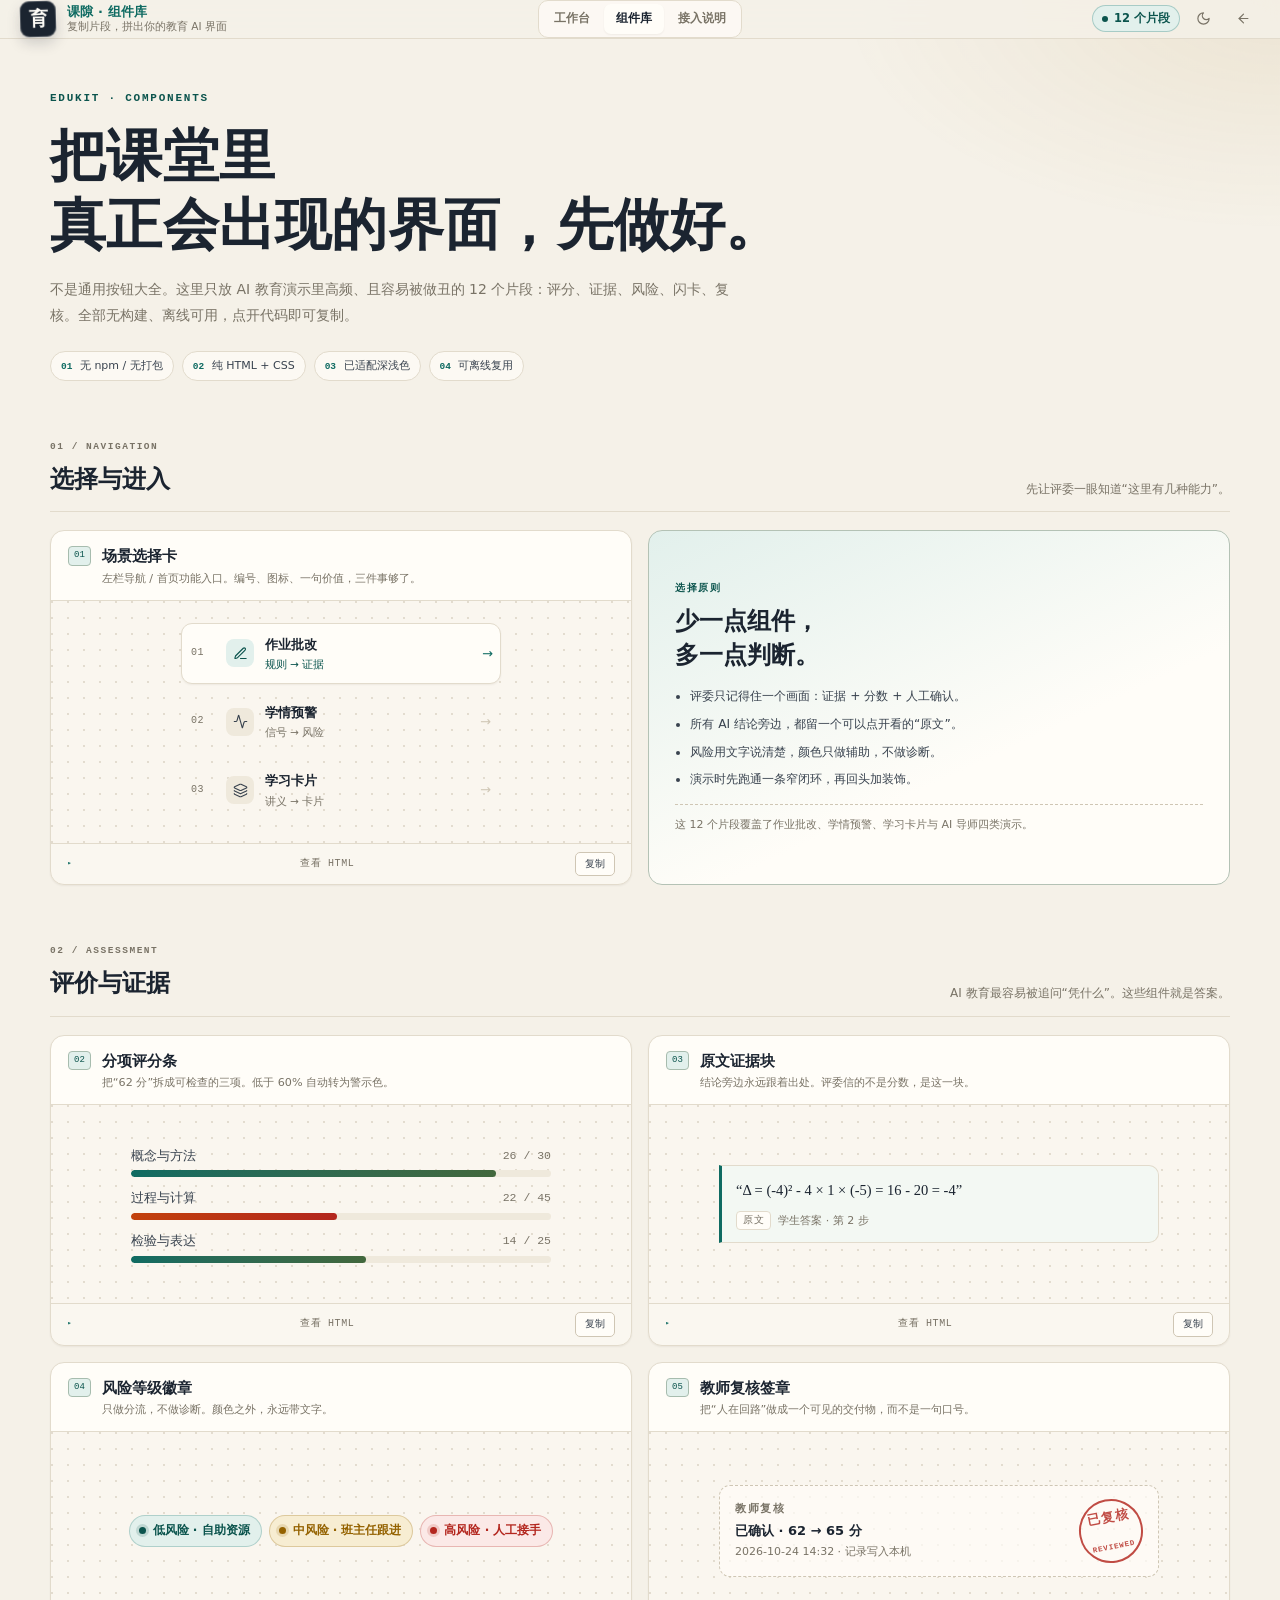
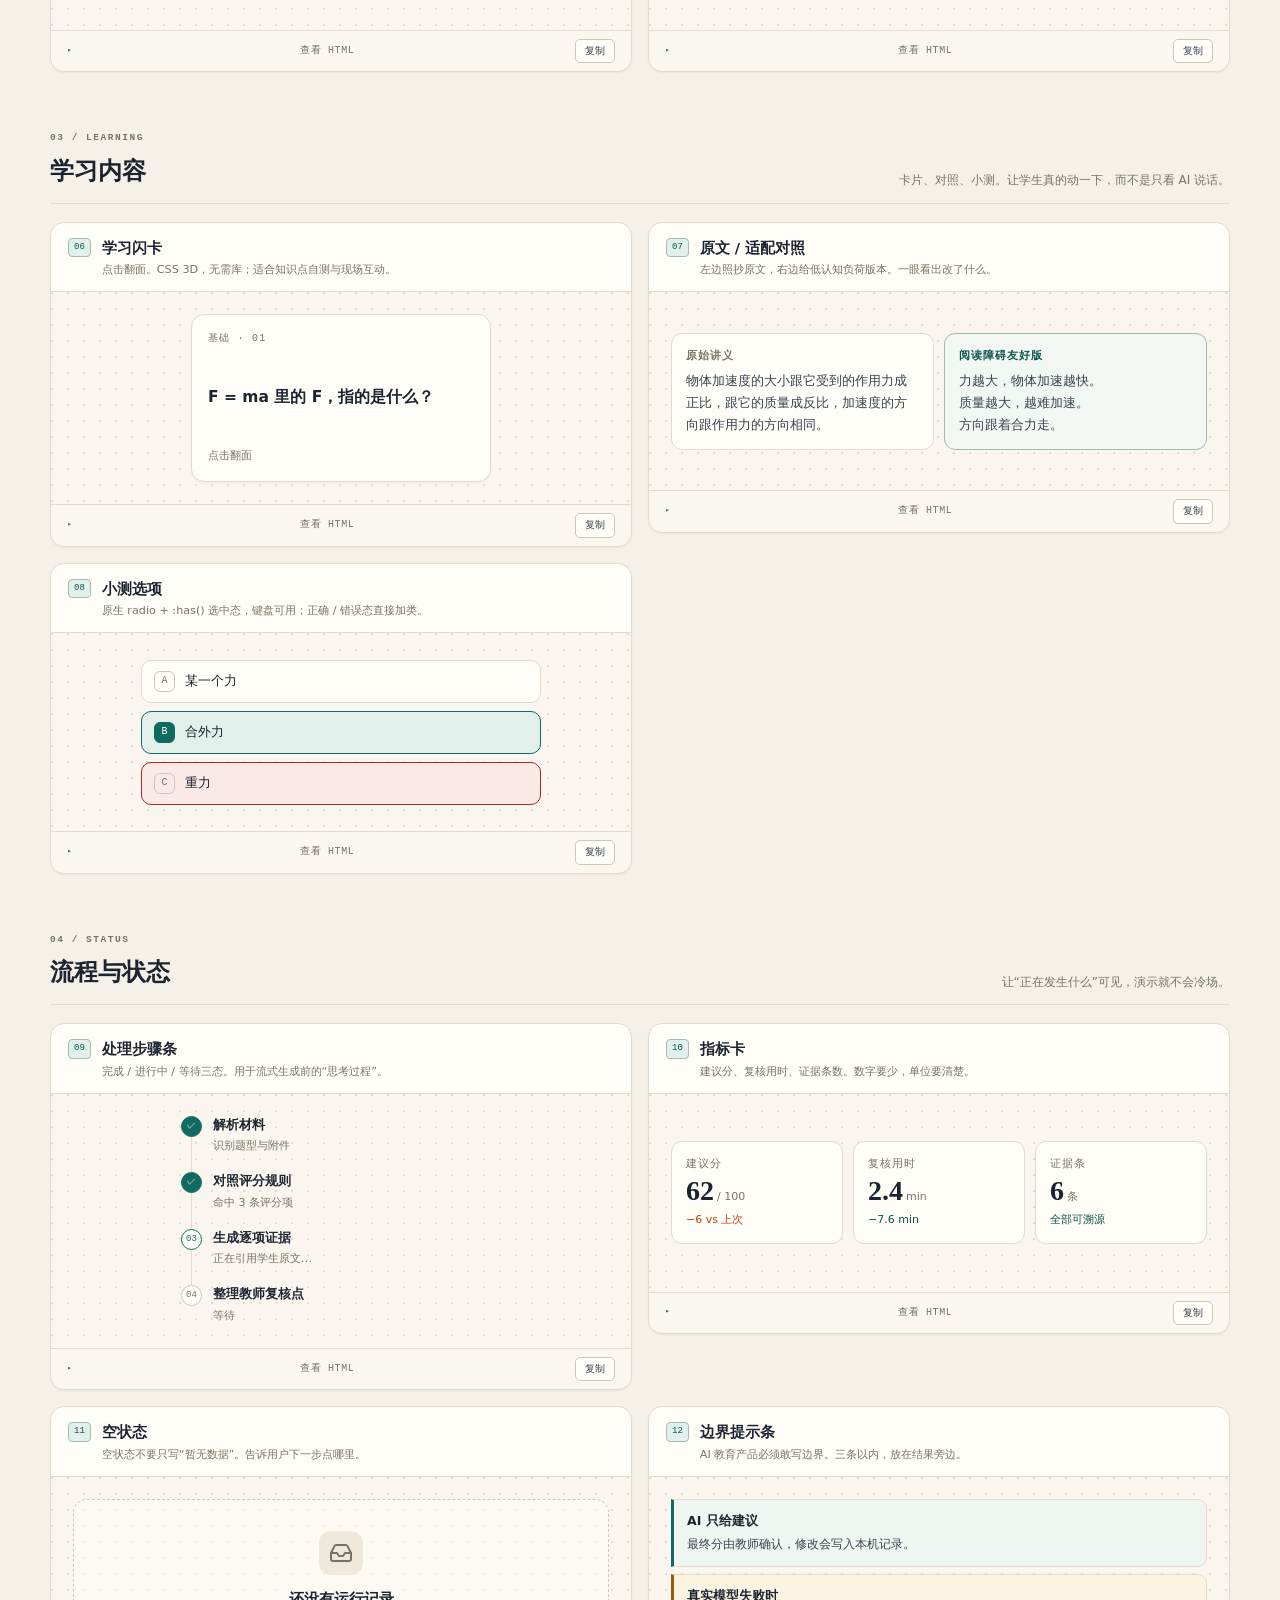
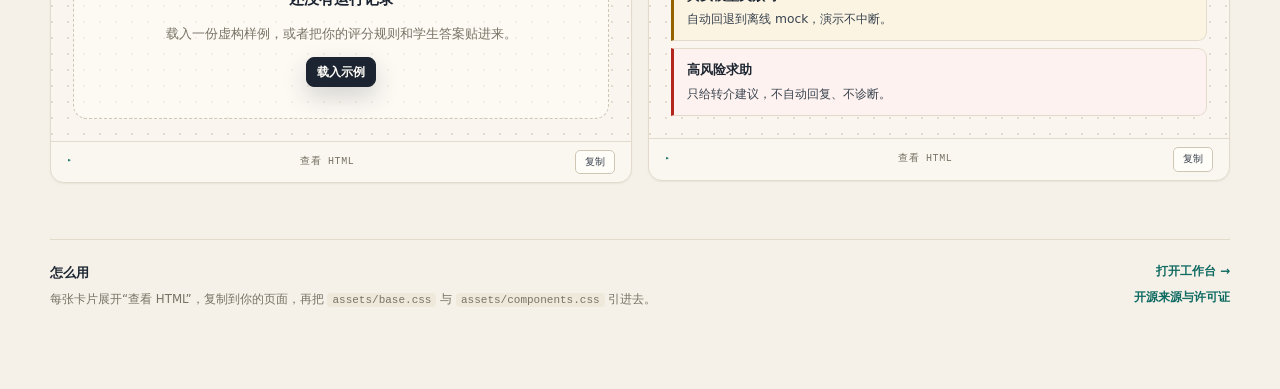
<file: web/components/index.html>
<!doctype html>
<html lang="zh-CN" data-theme="light">
<head>
  <meta charset="utf-8">
  <meta name="viewport" content="width=device-width, initial-scale=1">
  <title>组件库 · 课隙 EduKit</title>
  <meta name="description" content="AI 教育场景常用前端组件：场景卡、评分条、证据块、闪卡、步骤条、复核签章，复制即用。">
  <link rel="icon" href="data:image/svg+xml,%3Csvg xmlns='http://www.w3.org/2000/svg' viewBox='0 0 32 32'%3E%3Crect width='32' height='32' rx='8' fill='%231b2430'/%3E%3Cpath d='M9 21V11h10v10' fill='none' stroke='%2363c9b8' stroke-width='2'/%3E%3Ccircle cx='22' cy='20' r='3' fill='%23c2410c'/%3E%3C/svg%3E">
  <link rel="stylesheet" href="../assets/base.css">
  <link rel="stylesheet" href="../assets/components.css">
  <link rel="stylesheet" href="../assets/app.css">
  <link rel="stylesheet" href="../assets/gallery.css">
  <script defer src="../vendor/lucide.min.js"></script>
  <script defer src="../assets/gallery.js"></script>
</head>
<body class="gallery-page">

<header class="topbar">
  <a class="brand" href="../index.html">
    <span class="seal" aria-hidden="true">育</span>
    <span class="brand-copy">
      <strong>课隙 · 组件库</strong>
      <small>复制片段，拼出你的教育 AI 界面</small>
    </span>
  </a>
  <nav class="nav" aria-label="主导航">
    <a href="../index.html">工作台</a>
    <a href="./index.html" class="is-active">组件库</a>
    <a href="../assets/ADAPTATION.md" target="_blank" rel="noopener">接入说明</a>
  </nav>
  <div class="top-actions">
    <span class="badge badge-teal"><span class="dot"></span>12 个片段</span>
    <button class="btn btn-ghost btn-icon" id="themeBtn" aria-label="切换深浅色" data-tip="深浅色">
      <i data-lucide="moon"></i>
    </button>
    <a class="btn btn-ghost btn-icon" href="../index.html" aria-label="返回工作台" data-tip="返回工作台">
      <i data-lucide="arrow-left"></i>
    </a>
  </div>
</header>

<main class="gallery-main">
  <section class="gallery-hero">
    <span class="kicker">EDUKIT · COMPONENTS</span>
    <h1>把课堂里<br>真正会出现的界面，<span class="nowrap">先做好。</span></h1>
    <p>不是通用按钮大全。这里只放 AI 教育演示里高频、且容易被做丑的 12 个片段：评分、证据、风险、闪卡、复核。全部无构建、离线可用，点开代码即可复制。</p>
    <div class="gallery-meta">
      <span><b>01</b> 无 npm / 无打包</span>
      <span><b>02</b> 纯 HTML + CSS</span>
      <span><b>03</b> 已适配深浅色</span>
      <span><b>04</b> 可离线复用</span>
    </div>
  </section>

  <section class="gallery-section">
    <div class="section-head">
      <div>
        <span class="kicker">01 / NAVIGATION</span>
        <h2>选择与进入</h2>
      </div>
      <p>先让评委一眼知道“这里有几种能力”。</p>
    </div>

    <div class="demo-grid">

      <!-- 01 场景卡 -->
      <article class="demo-card">
        <header class="demo-head">
          <span class="demo-no">01</span>
          <div>
            <h2>场景选择卡</h2>
            <p>左栏导航 / 首页功能入口。编号、图标、一句价值，三件事够了。</p>
          </div>
        </header>
        <div class="demo-preview">
          <div class="stack" style="width:min(320px,100%)">
            <button class="scenario-card is-active" type="button">
              <span class="scenario-no">01</span>
              <span class="scenario-icon"><i data-lucide="pen-line"></i></span>
              <span class="scenario-copy"><strong>作业批改</strong><small>规则 → 证据</small></span>
              <span class="scenario-arrow">→</span>
            </button>
            <button class="scenario-card" type="button">
              <span class="scenario-no">02</span>
              <span class="scenario-icon"><i data-lucide="activity"></i></span>
              <span class="scenario-copy"><strong>学情预警</strong><small>信号 → 风险</small></span>
              <span class="scenario-arrow">→</span>
            </button>
            <button class="scenario-card" type="button">
              <span class="scenario-no">03</span>
              <span class="scenario-icon"><i data-lucide="layers"></i></span>
              <span class="scenario-copy"><strong>学习卡片</strong><small>讲义 → 卡片</small></span>
              <span class="scenario-arrow">→</span>
            </button>
          </div>
        </div>
        <details class="demo-code">
          <summary>查看 HTML <button class="copy-btn" type="button">复制</button></summary>
          <pre><code></code></pre>
        </details>
        <template>
          <button class="scenario-card is-active" type="button">
            <span class="scenario-no">01</span>
            <span class="scenario-icon"><i data-lucide="pen-line"></i></span>
            <span class="scenario-copy">
              <strong>作业批改</strong>
              <small>规则 → 证据</small>
            </span>
            <span class="scenario-arrow">→</span>
          </button>
        </template>
      </article>

      <aside class="note-card">
        <span class="kicker">选择原则</span>
        <h3>少一点组件，<br>多一点判断。</h3>
        <ul>
          <li>评委只记得住一个画面：证据 + 分数 + 人工确认。</li>
          <li>所有 AI 结论旁边，都留一个可以点开看的“原文”。</li>
          <li>风险用文字说清楚，颜色只做辅助，不做诊断。</li>
          <li>演示时先跑通一条窄闭环，再回头加装饰。</li>
        </ul>
        <p>这 12 个片段覆盖了作业批改、学情预警、学习卡片与 AI 导师四类演示。</p>
      </aside>

    </div>
  </section>

  <section class="gallery-section">
    <div class="section-head">
      <div>
        <span class="kicker">02 / ASSESSMENT</span>
        <h2>评价与证据</h2>
      </div>
      <p>AI 教育最容易被追问“凭什么”。这些组件就是答案。</p>
    </div>

    <div class="demo-grid">

      <!-- 02 评分条 -->
      <article class="demo-card">
        <header class="demo-head">
          <span class="demo-no">02</span>
          <div>
            <h2>分项评分条</h2>
            <p>把“62 分”拆成可检查的三项。低于 60% 自动转为警示色。</p>
          </div>
        </header>
        <div class="demo-preview">
          <div class="rubric" style="width:min(420px,100%)">
            <div class="rubric-row">
              <span class="rubric-name">概念与方法</span>
              <span class="rubric-num">26 / 30</span>
              <span class="rubric-track"><i style="--v:87%"></i></span>
            </div>
            <div class="rubric-row is-low">
              <span class="rubric-name">过程与计算</span>
              <span class="rubric-num">22 / 45</span>
              <span class="rubric-track"><i style="--v:49%"></i></span>
            </div>
            <div class="rubric-row">
              <span class="rubric-name">检验与表达</span>
              <span class="rubric-num">14 / 25</span>
              <span class="rubric-track"><i style="--v:56%"></i></span>
            </div>
          </div>
        </div>
        <details class="demo-code">
          <summary>查看 HTML <button class="copy-btn" type="button">复制</button></summary>
          <pre><code></code></pre>
        </details>
        <template>
          <div class="rubric">
            <div class="rubric-row">
              <span class="rubric-name">概念与方法</span>
              <span class="rubric-num">26 / 30</span>
              <span class="rubric-track"><i style="--v:87%"></i></span>
            </div>
            <div class="rubric-row is-low">
              <span class="rubric-name">过程与计算</span>
              <span class="rubric-num">22 / 45</span>
              <span class="rubric-track"><i style="--v:49%"></i></span>
            </div>
            <div class="rubric-row">
              <span class="rubric-name">检验与表达</span>
              <span class="rubric-num">14 / 25</span>
              <span class="rubric-track"><i style="--v:56%"></i></span>
            </div>
          </div>
        </template>
      </article>

      <!-- 03 证据引用 -->
      <article class="demo-card">
        <header class="demo-head">
          <span class="demo-no">03</span>
          <div>
            <h2>原文证据块</h2>
            <p>结论旁边永远跟着出处。评委信的不是分数，是这一块。</p>
          </div>
        </header>
        <div class="demo-preview">
          <figure class="evidence" style="width:min(440px,100%)">
            <blockquote>“Δ = (-4)² - 4 × 1 × (-5) = 16 - 20 = -4”</blockquote>
            <figcaption><span class="src">原文</span> 学生答案 · 第 2 步</figcaption>
          </figure>
        </div>
        <details class="demo-code">
          <summary>查看 HTML <button class="copy-btn" type="button">复制</button></summary>
          <pre><code></code></pre>
        </details>
        <template>
          <figure class="evidence">
            <blockquote>“Δ = (-4)² - 4 × 1 × (-5) = 16 - 20 = -4”</blockquote>
            <figcaption><span class="src">原文</span> 学生答案 · 第 2 步</figcaption>
          </figure>
        </template>
      </article>

      <!-- 04 风险徽章 -->
      <article class="demo-card">
        <header class="demo-head">
          <span class="demo-no">04</span>
          <div>
            <h2>风险等级徽章</h2>
            <p>只做分流，不做诊断。颜色之外，永远带文字。</p>
          </div>
        </header>
        <div class="demo-preview">
          <div class="demo-row">
            <span class="risk risk-low">低风险 · 自助资源</span>
            <span class="risk risk-mid">中风险 · 班主任跟进</span>
            <span class="risk risk-high">高风险 · 人工接手</span>
          </div>
        </div>
        <details class="demo-code">
          <summary>查看 HTML <button class="copy-btn" type="button">复制</button></summary>
          <pre><code></code></pre>
        </details>
        <template>
          <span class="risk risk-low">低风险 · 自助资源</span>
          <span class="risk risk-mid">中风险 · 班主任跟进</span>
          <span class="risk risk-high">高风险 · 人工接手</span>
        </template>
      </article>

      <!-- 05 教师复核 -->
      <article class="demo-card">
        <header class="demo-head">
          <span class="demo-no">05</span>
          <div>
            <h2>教师复核签章</h2>
            <p>把“人在回路”做成一个可见的交付物，而不是一句口号。</p>
          </div>
        </header>
        <div class="demo-preview">
          <div class="signoff" style="width:min(440px,100%)">
            <div class="signoff-copy">
              <span class="kicker">教师复核</span>
              <strong>已确认 · 62 → 65 分</strong>
              <small>2026-10-24 14:32 · 记录写入本机</small>
            </div>
            <span class="stamp">已复核<span>REVIEWED</span></span>
          </div>
        </div>
        <details class="demo-code">
          <summary>查看 HTML <button class="copy-btn" type="button">复制</button></summary>
          <pre><code></code></pre>
        </details>
        <template>
          <div class="signoff">
            <div class="signoff-copy">
              <span class="kicker">教师复核</span>
              <strong>已确认 · 62 → 65 分</strong>
              <small>2026-10-24 14:32 · 记录写入本机</small>
            </div>
            <span class="stamp">已复核<span>REVIEWED</span></span>
          </div>
        </template>
      </article>

    </div>
  </section>

  <section class="gallery-section">
    <div class="section-head">
      <div>
        <span class="kicker">03 / LEARNING</span>
        <h2>学习内容</h2>
      </div>
      <p>卡片、对照、小测。让学生真的动一下，而不是只看 AI 说话。</p>
    </div>

    <div class="demo-grid">

      <!-- 06 闪卡 -->
      <article class="demo-card">
        <header class="demo-head">
          <span class="demo-no">06</span>
          <div>
            <h2>学习闪卡</h2>
            <p>点击翻面。CSS 3D，无需库；适合知识点自测与现场互动。</p>
          </div>
        </header>
        <div class="demo-preview">
          <button class="flashcard" type="button" data-flip style="width:min(300px,100%)">
            <span class="fc-face fc-front">
              <span class="fc-tag">基础 · 01</span>
              <span class="fc-q">F = ma 里的 F，指的是什么？</span>
              <span class="fc-hint">点击翻面</span>
            </span>
            <span class="fc-face fc-back">
              <span class="fc-tag">答案</span>
              <span class="fc-a">合外力，不是某一个力。先把研究对象受的所有力合成，再代入。</span>
              <span class="fc-hint">再点一次翻回</span>
            </span>
          </button>
        </div>
        <details class="demo-code">
          <summary>查看 HTML <button class="copy-btn" type="button">复制</button></summary>
          <pre><code></code></pre>
        </details>
        <template>
          <button class="flashcard" type="button" data-flip>
            <span class="fc-face fc-front">
              <span class="fc-tag">基础 · 01</span>
              <span class="fc-q">F = ma 里的 F，指的是什么？</span>
              <span class="fc-hint">点击翻面</span>
            </span>
            <span class="fc-face fc-back">
              <span class="fc-tag">答案</span>
              <span class="fc-a">合外力，不是某一个力。先把研究对象受的所有力合成，再代入。</span>
              <span class="fc-hint">再点一次翻回</span>
            </span>
          </button>
        </template>
      </article>

      <!-- 07 对照 -->
      <article class="demo-card">
        <header class="demo-head">
          <span class="demo-no">07</span>
          <div>
            <h2>原文 / 适配对照</h2>
            <p>左边照抄原文，右边给低认知负荷版本。一眼看出改了什么。</p>
          </div>
        </header>
        <div class="demo-preview">
          <div class="compare" style="width:100%">
            <div class="compare-col">
              <h4>原始讲义</h4>
              <p>物体加速度的大小跟它受到的作用力成正比，跟它的质量成反比，加速度的方向跟作用力的方向相同。</p>
            </div>
            <div class="compare-col is-adapted">
              <h4>阅读障碍友好版</h4>
              <p>力越大，物体加速越快。<br>质量越大，越难加速。<br>方向跟着合力走。</p>
            </div>
          </div>
        </div>
        <details class="demo-code">
          <summary>查看 HTML <button class="copy-btn" type="button">复制</button></summary>
          <pre><code></code></pre>
        </details>
        <template>
          <div class="compare">
            <div class="compare-col">
              <h4>原始讲义</h4>
              <p>物体加速度的大小跟它受到的作用力成正比，跟它的质量成反比。</p>
            </div>
            <div class="compare-col is-adapted">
              <h4>阅读障碍友好版</h4>
              <p>力越大，物体加速越快。<br>质量越大，越难加速。</p>
            </div>
          </div>
        </template>
      </article>

      <!-- 08 小测 -->
      <article class="demo-card">
        <header class="demo-head">
          <span class="demo-no">08</span>
          <div>
            <h2>小测选项</h2>
            <p>原生 radio + :has() 选中态，键盘可用；正确 / 错误态直接加类。</p>
          </div>
        </header>
        <div class="demo-preview">
          <div class="quiz" style="width:min(400px,100%)">
            <label class="quiz-option"><input type="radio" name="demo-quiz"><span class="q-key">A</span><span>某一个力</span></label>
            <label class="quiz-option is-correct"><input type="radio" name="demo-quiz" checked><span class="q-key">B</span><span>合外力</span></label>
            <label class="quiz-option is-wrong"><input type="radio" name="demo-quiz"><span class="q-key">C</span><span>重力</span></label>
          </div>
        </div>
        <details class="demo-code">
          <summary>查看 HTML <button class="copy-btn" type="button">复制</button></summary>
          <pre><code></code></pre>
        </details>
        <template>
          <div class="quiz">
            <label class="quiz-option"><input type="radio" name="q"><span class="q-key">A</span><span>某一个力</span></label>
            <label class="quiz-option is-correct"><input type="radio" name="q" checked><span class="q-key">B</span><span>合外力</span></label>
            <label class="quiz-option is-wrong"><input type="radio" name="q"><span class="q-key">C</span><span>重力</span></label>
          </div>
        </template>
      </article>

    </div>
  </section>

  <section class="gallery-section">
    <div class="section-head">
      <div>
        <span class="kicker">04 / STATUS</span>
        <h2>流程与状态</h2>
      </div>
      <p>让“正在发生什么”可见，演示就不会冷场。</p>
    </div>

    <div class="demo-grid">

      <!-- 09 步骤 -->
      <article class="demo-card">
        <header class="demo-head">
          <span class="demo-no">09</span>
          <div>
            <h2>处理步骤条</h2>
            <p>完成 / 进行中 / 等待三态。用于流式生成前的“思考过程”。</p>
          </div>
        </header>
        <div class="demo-preview">
          <ol class="steps" style="width:min(320px,100%)">
            <li class="step is-done"><span class="step-dot">✓</span><div><strong>解析材料</strong><small>识别题型与附件</small></div></li>
            <li class="step is-done"><span class="step-dot">✓</span><div><strong>对照评分规则</strong><small>命中 3 条评分项</small></div></li>
            <li class="step is-running"><span class="step-dot">03</span><div><strong>生成逐项证据</strong><small>正在引用学生原文…</small></div></li>
            <li class="step"><span class="step-dot">04</span><div><strong>整理教师复核点</strong><small>等待</small></div></li>
          </ol>
        </div>
        <details class="demo-code">
          <summary>查看 HTML <button class="copy-btn" type="button">复制</button></summary>
          <pre><code></code></pre>
        </details>
        <template>
          <ol class="steps">
            <li class="step is-done"><span class="step-dot">✓</span><div><strong>解析材料</strong><small>识别题型与附件</small></div></li>
            <li class="step is-done"><span class="step-dot">✓</span><div><strong>对照评分规则</strong><small>命中 3 条评分项</small></div></li>
            <li class="step is-running"><span class="step-dot">03</span><div><strong>生成逐项证据</strong><small>正在引用学生原文…</small></div></li>
            <li class="step"><span class="step-dot">04</span><div><strong>整理教师复核点</strong><small>等待</small></div></li>
          </ol>
        </template>
      </article>

      <!-- 10 指标 -->
      <article class="demo-card">
        <header class="demo-head">
          <span class="demo-no">10</span>
          <div>
            <h2>指标卡</h2>
            <p>建议分、复核用时、证据条数。数字要少，单位要清楚。</p>
          </div>
        </header>
        <div class="demo-preview">
          <div class="metrics" style="width:100%">
            <div class="metric">
              <span class="metric-label">建议分</span>
              <span class="metric-value"><strong>62</strong><span>/ 100</span></span>
              <span class="metric-delta is-down">−6 vs 上次</span>
            </div>
            <div class="metric">
              <span class="metric-label">复核用时</span>
              <span class="metric-value"><strong>2.4</strong><span>min</span></span>
              <span class="metric-delta">−7.6 min</span>
            </div>
            <div class="metric">
              <span class="metric-label">证据条</span>
              <span class="metric-value"><strong>6</strong><span>条</span></span>
              <span class="metric-delta">全部可溯源</span>
            </div>
          </div>
        </div>
        <details class="demo-code">
          <summary>查看 HTML <button class="copy-btn" type="button">复制</button></summary>
          <pre><code></code></pre>
        </details>
        <template>
          <div class="metrics">
            <div class="metric">
              <span class="metric-label">建议分</span>
              <span class="metric-value"><strong>62</strong><span>/ 100</span></span>
              <span class="metric-delta is-down">−6 vs 上次</span>
            </div>
            <div class="metric">
              <span class="metric-label">复核用时</span>
              <span class="metric-value"><strong>2.4</strong><span>min</span></span>
              <span class="metric-delta">−7.6 min</span>
            </div>
            <div class="metric">
              <span class="metric-label">证据条</span>
              <span class="metric-value"><strong>6</strong><span>条</span></span>
              <span class="metric-delta">全部可溯源</span>
            </div>
          </div>
        </template>
      </article>

      <!-- 11 空状态 -->
      <article class="demo-card">
        <header class="demo-head">
          <span class="demo-no">11</span>
          <div>
            <h2>空状态</h2>
            <p>空状态不要只写“暂无数据”。告诉用户下一步点哪里。</p>
          </div>
        </header>
        <div class="demo-preview">
          <div class="empty-state" style="width:100%">
            <span class="icon"><i data-lucide="inbox"></i></span>
            <h3>还没有运行记录</h3>
            <p>载入一份虚构样例，或者把你的评分规则和学生答案贴进来。</p>
            <button class="btn btn-sm btn-primary" type="button">载入示例</button>
          </div>
        </div>
        <details class="demo-code">
          <summary>查看 HTML <button class="copy-btn" type="button">复制</button></summary>
          <pre><code></code></pre>
        </details>
        <template>
          <div class="empty-state">
            <span class="icon"><i data-lucide="inbox"></i></span>
            <h3>还没有运行记录</h3>
            <p>载入一份虚构样例，或者把你的评分规则和学生答案贴进来。</p>
            <button class="btn btn-sm btn-primary" type="button">载入示例</button>
          </div>
        </template>
      </article>

      <!-- 12 提示条 -->
      <article class="demo-card">
        <header class="demo-head">
          <span class="demo-no">12</span>
          <div>
            <h2>边界提示条</h2>
            <p>AI 教育产品必须敢写边界。三条以内，放在结果旁边。</p>
          </div>
        </header>
        <div class="demo-preview">
          <div class="stack" style="width:100%">
            <div class="callout callout-teal"><strong>AI 只给建议</strong>最终分由教师确认，修改会写入本机记录。</div>
            <div class="callout callout-warn"><strong>真实模型失败时</strong>自动回退到离线 mock，演示不中断。</div>
            <div class="callout callout-danger"><strong>高风险求助</strong>只给转介建议，不自动回复、不诊断。</div>
          </div>
        </div>
        <details class="demo-code">
          <summary>查看 HTML <button class="copy-btn" type="button">复制</button></summary>
          <pre><code></code></pre>
        </details>
        <template>
          <div class="stack">
            <div class="callout callout-teal"><strong>AI 只给建议</strong>最终分由教师确认，修改会写入本机记录。</div>
            <div class="callout callout-warn"><strong>真实模型失败时</strong>自动回退到离线 mock，演示不中断。</div>
            <div class="callout callout-danger"><strong>高风险求助</strong>只给转介建议，不自动回复、不诊断。</div>
          </div>
        </template>
      </article>

    </div>
  </section>

  <footer class="gallery-foot">
    <div>
      <strong>怎么用</strong>
      <p>每张卡片展开“查看 HTML”，复制到你的页面，再把 <code>assets/base.css</code> 与 <code>assets/components.css</code> 引进去。</p>
    </div>
    <div class="gallery-links">
      <a href="../index.html">打开工作台 →</a>
      <a href="../assets/SOURCES.md" target="_blank" rel="noopener">开源来源与许可证</a>
    </div>
  </footer>
</main>

<div class="toast" id="toast" role="status" aria-live="polite">
  <i data-lucide="check-circle-2"></i><span id="toastText">已复制</span>
</div>

</body>
</html>
</file>
<file: web/assets/base.css>
/* ============================================================
   EduKit · base.css
   设计变量 + 基础排版 + 通用控件（无构建、无外部字体）
   ============================================================ */

:root {
  color-scheme: light;

  --paper: #f5f1e8;
  --paper-2: #fffdf8;
  --paper-3: #efe9dc;
  --ink: #1b2430;
  --ink-2: #39434f;
  --muted: #797366;
  --line: #e2dbcc;
  --line-2: #cfc6b4;

  --accent: #0f6b62;
  --accent-2: #0b544d;
  --accent-soft: #e2f0ec;
  --flame: #c2410c;
  --flame-soft: #fbe9df;
  --gold: #946200;
  --gold-soft: #f7edd2;
  --danger: #b3261e;
  --danger-soft: #fbe9e7;
  --blue: #2f5d9e;
  --blue-soft: #e8eef8;

  --radius: 14px;
  --radius-sm: 9px;
  --shadow-sm: 0 1px 2px rgba(43, 36, 24, 0.06);
  --shadow: 0 2px 6px rgba(43, 36, 24, 0.05), 0 24px 60px rgba(43, 36, 24, 0.08);

  --sans: "Segoe UI", "PingFang SC", "Microsoft YaHei", "Noto Sans CJK SC", system-ui, sans-serif;
  --serif: "Songti SC", "Noto Serif SC", "Source Han Serif SC", "SimSun", Georgia, serif;
  --mono: "Cascadia Code", "SFMono-Regular", Consolas, "Liberation Mono", monospace;

  --topbar-h: 64px;
  --rail-w: 230px;
}

html[data-theme="dark"] {
  color-scheme: dark;

  --paper: #12161b;
  --paper-2: #1a2027;
  --paper-3: #20262e;
  --ink: #ece6d9;
  --ink-2: #c9c2b4;
  --muted: #918a7c;
  --line: #2b323b;
  --line-2: #3a424d;

  --accent: #63c9b8;
  --accent-2: #8fe0d2;
  --accent-soft: #17302c;
  --flame: #f08a5d;
  --flame-soft: #38241b;
  --gold: #d9a441;
  --gold-soft: #332a16;
  --danger: #f2857c;
  --danger-soft: #3a201e;
  --blue: #8db4e8;
  --blue-soft: #1d2838;

  --shadow-sm: 0 1px 2px rgba(0, 0, 0, 0.3);
  --shadow: 0 2px 6px rgba(0, 0, 0, 0.25), 0 24px 60px rgba(0, 0, 0, 0.35);
}

*,
*::before,
*::after { box-sizing: border-box; }

[hidden] { display: none !important; }

html {
  height: 100%;
  background: var(--paper);
  -webkit-text-size-adjust: 100%;
}

body {
  margin: 0;
  min-height: 100%;
  color: var(--ink);
  font-family: var(--sans);
  font-size: 14px;
  line-height: 1.65;
  background:
    radial-gradient(1100px 560px at 8% -12%, color-mix(in srgb, var(--accent) 9%, transparent), transparent 58%),
    radial-gradient(900px 480px at 100% 0%, color-mix(in srgb, var(--gold) 10%, transparent), transparent 52%),
    var(--paper);
  -webkit-font-smoothing: antialiased;
  text-rendering: optimizeLegibility;
}

::selection { background: color-mix(in srgb, var(--accent) 26%, transparent); }

button, input, textarea, select { font: inherit; color: inherit; }
button { cursor: pointer; }
a { color: var(--accent); text-decoration: none; }
a:hover { text-decoration: underline; text-underline-offset: 3px; }

h1, h2, h3, h4, p { margin: 0; }
img, svg { display: block; max-width: 100%; }

kbd, code, pre { font-family: var(--mono); }

:focus-visible {
  outline: 2px solid var(--accent);
  outline-offset: 2px;
  border-radius: 4px;
}

/* ---------- scrollbar ---------- */
* { scrollbar-width: thin; scrollbar-color: var(--line-2) transparent; }
*::-webkit-scrollbar { width: 8px; height: 8px; }
*::-webkit-scrollbar-thumb { background: var(--line-2); border-radius: 99px; border: 2px solid transparent; background-clip: content-box; }
*::-webkit-scrollbar-track { background: transparent; }

/* ---------- small type ---------- */
.kicker {
  display: inline-block;
  font-family: var(--mono);
  font-size: 10.5px;
  font-weight: 600;
  letter-spacing: 0.16em;
  text-transform: uppercase;
  color: var(--muted);
}

.muted { color: var(--muted); }
.mono { font-family: var(--mono); }
.nowrap { white-space: nowrap; }
.sr-only {
  position: absolute; width: 1px; height: 1px; padding: 0; margin: -1px;
  overflow: hidden; clip: rect(0, 0, 0, 0); white-space: nowrap; border: 0;
}

/* ---------- buttons ---------- */
.btn {
  display: inline-flex;
  align-items: center;
  justify-content: center;
  gap: 7px;
  min-height: 36px;
  padding: 8px 14px;
  border: 1px solid var(--line-2);
  border-radius: var(--radius-sm);
  background: var(--paper-2);
  color: var(--ink);
  font-size: 13px;
  font-weight: 600;
  line-height: 1;
  white-space: nowrap;
  box-shadow: var(--shadow-sm);
  transition: transform .15s ease, background .15s ease, border-color .15s ease, box-shadow .15s ease;
}
.btn:hover { background: var(--paper-3); border-color: var(--muted); }
.btn:active { transform: translateY(1px); }
.btn:disabled { opacity: .48; cursor: not-allowed; transform: none; }

.btn-primary {
  background: var(--ink);
  border-color: var(--ink);
  color: var(--paper-2);
  box-shadow: 0 10px 24px color-mix(in srgb, var(--ink) 18%, transparent);
}
.btn-primary:hover { background: var(--accent-2); border-color: var(--accent-2); color: #fff; }

.btn-accent {
  background: var(--accent);
  border-color: var(--accent);
  color: #fff;
}
.btn-accent:hover { background: var(--accent-2); border-color: var(--accent-2); }
html[data-theme="dark"] .btn-accent { color: #10201d; }

.btn-ghost {
  background: transparent;
  border-color: transparent;
  box-shadow: none;
  color: var(--muted);
}
.btn-ghost:hover { background: color-mix(in srgb, var(--ink) 6%, transparent); border-color: transparent; color: var(--ink); }

.btn-sm { min-height: 30px; padding: 6px 10px; font-size: 12px; border-radius: 8px; }
.btn-icon { width: 34px; min-height: 34px; padding: 0; }

.btn .lucide { width: 15px; height: 15px; stroke-width: 1.9; }

/* ---------- inputs ---------- */
.input, .textarea, select.input {
  width: 100%;
  border: 1px solid var(--line-2);
  border-radius: var(--radius-sm);
  background: var(--paper-2);
  color: var(--ink);
  padding: 10px 12px;
  font-size: 13.5px;
  line-height: 1.7;
  transition: border-color .15s ease, box-shadow .15s ease;
}
.textarea { resize: vertical; min-height: 120px; }
.input::placeholder, .textarea::placeholder { color: color-mix(in srgb, var(--muted) 78%, transparent); }
.input:focus, .textarea:focus {
  outline: none;
  border-color: var(--accent);
  box-shadow: 0 0 0 3px color-mix(in srgb, var(--accent) 16%, transparent);
}

/* ---------- badges / chips ---------- */
.badge {
  display: inline-flex;
  align-items: center;
  gap: 6px;
  padding: 3px 9px;
  border: 1px solid var(--line);
  border-radius: 999px;
  background: var(--paper-2);
  font-size: 11.5px;
  font-weight: 600;
  color: var(--ink-2);
  white-space: nowrap;
}
.badge .dot { width: 6px; height: 6px; border-radius: 50%; background: currentColor; }
.badge-teal { background: var(--accent-soft); border-color: color-mix(in srgb, var(--accent) 28%, transparent); color: var(--accent-2); }
.badge-flame { background: var(--flame-soft); border-color: color-mix(in srgb, var(--flame) 26%, transparent); color: var(--flame); }
.badge-gold { background: var(--gold-soft); border-color: color-mix(in srgb, var(--gold) 28%, transparent); color: var(--gold); }
.badge-danger { background: var(--danger-soft); border-color: color-mix(in srgb, var(--danger) 26%, transparent); color: var(--danger); }
.badge-blue { background: var(--blue-soft); border-color: color-mix(in srgb, var(--blue) 26%, transparent); color: var(--blue); }

.chip {
  display: inline-flex;
  align-items: center;
  gap: 7px;
  max-width: 100%;
  padding: 4px 9px;
  border: 1px solid var(--line);
  border-radius: 8px;
  background: var(--paper-2);
  font-size: 11.5px;
  color: var(--ink-2);
}
.chip .x {
  display: grid; place-items: center;
  width: 16px; height: 16px;
  border: 0; border-radius: 4px;
  background: transparent; color: var(--muted);
  font-size: 14px; line-height: 1;
}
.chip .x:hover { background: var(--danger-soft); color: var(--danger); }
.chip-name { overflow: hidden; text-overflow: ellipsis; white-space: nowrap; }

kbd {
  display: inline-block;
  padding: 1px 5px;
  border: 1px solid var(--line-2);
  border-bottom-width: 2px;
  border-radius: 5px;
  background: var(--paper-2);
  font-size: 10.5px;
  color: var(--muted);
  line-height: 1.5;
}

/* ---------- tooltip-ish title ---------- */
[data-tip] { position: relative; }
[data-tip]:hover::after {
  content: attr(data-tip);
  position: absolute;
  left: 50%;
  bottom: calc(100% + 8px);
  transform: translateX(-50%);
  padding: 5px 8px;
  border-radius: 6px;
  background: var(--ink);
  color: var(--paper-2);
  font-size: 11px;
  font-weight: 500;
  white-space: nowrap;
  z-index: 60;
  pointer-events: none;
}

/* ---------- motion ---------- */
@keyframes fade-up {
  from { opacity: 0; transform: translateY(8px); }
  to { opacity: 1; transform: translateY(0); }
}
@keyframes fade-in { from { opacity: 0; } to { opacity: 1; } }
@keyframes pulse-dot {
  0%, 100% { box-shadow: 0 0 0 0 color-mix(in srgb, var(--accent) 45%, transparent); }
  55% { box-shadow: 0 0 0 5px transparent; }
}
@keyframes blink { 0%, 45% { opacity: 1; } 50%, 100% { opacity: 0; } }
@keyframes shimmer { from { background-position: 200% 0; } to { background-position: -200% 0; } }

.fade-up { animation: fade-up .35s ease both; }

/* ---------- print ---------- */
@media print {
  :root { --paper: #fff; --paper-2: #fff; --shadow: none; }
  body { background: #fff; }
  .topbar, .rail, .input-panel, .output-actions, .review-actions, .present-bar, .toast { display: none !important; }
  .app { display: block; height: auto; }
  .workbench { display: block; height: auto; }
  .panel { border: 0; box-shadow: none; }
  .output-panel { height: auto; }
  .stream { overflow: visible; }
}
</file>
<file: web/assets/components.css>
/* ============================================================
   EduKit · components.css
   教育场景常用组件：场景卡、评分条、证据块、风险徽章、
   学习闪卡、步骤时间线、指标卡、对照栏、小测选项、复核签章
   ============================================================ */

/* ---------- 场景卡 ---------- */
.scenario-card {
  display: grid;
  grid-template-columns: 26px 30px minmax(0, 1fr) 10px;
  align-items: center;
  gap: 9px;
  width: 100%;
  padding: 10px 10px 10px 9px;
  border: 1px solid transparent;
  border-radius: 11px;
  background: transparent;
  color: var(--ink);
  text-align: left;
  transition: background .16s ease, border-color .16s ease, transform .16s ease, box-shadow .16s ease;
}
.scenario-card:hover { background: color-mix(in srgb, var(--paper-2) 72%, transparent); transform: translateX(2px); }
.scenario-card.is-active {
  background: var(--paper-2);
  border-color: var(--line);
  box-shadow: var(--shadow-sm);
}
.scenario-no {
  font-family: var(--mono);
  font-size: 10px;
  color: var(--muted);
  letter-spacing: .04em;
}
.scenario-icon {
  display: grid;
  place-items: center;
  width: 28px;
  height: 28px;
  border-radius: 8px;
  background: var(--paper-3);
  color: var(--ink-2);
}
.scenario-card.is-active .scenario-icon { background: var(--accent-soft); color: var(--accent-2); }
.scenario-icon .lucide { width: 15px; height: 15px; stroke-width: 1.8; }
.scenario-copy { display: flex; flex-direction: column; gap: 1px; min-width: 0; }
.scenario-copy strong { font-size: 12.8px; font-weight: 650; letter-spacing: .01em; }
.scenario-copy small {
  font-size: 10.5px;
  color: var(--muted);
  white-space: nowrap;
  overflow: hidden;
  text-overflow: ellipsis;
}
.scenario-card.is-active .scenario-copy small { color: var(--accent-2); }
.scenario-arrow { color: var(--line-2); font-size: 13px; transition: color .15s ease, transform .15s ease; }
.scenario-card.is-active .scenario-arrow { color: var(--accent); transform: translateX(2px); }

/* ---------- 评分条 ---------- */
.rubric { display: grid; gap: 11px; }
.rubric-row {
  display: grid;
  grid-template-columns: minmax(90px, 1fr) 64px;
  align-items: center;
  gap: 4px 12px;
}
.rubric-name { font-size: 12.5px; color: var(--ink-2); }
.rubric-num { font-family: var(--mono); font-size: 11.5px; color: var(--muted); text-align: right; font-variant-numeric: tabular-nums; }
.rubric-track {
  grid-column: 1 / -1;
  height: 7px;
  border-radius: 99px;
  background: var(--paper-3);
  overflow: hidden;
}
.rubric-track > i {
  display: block;
  height: 100%;
  width: var(--v, 50%);
  border-radius: inherit;
  background: linear-gradient(90deg, var(--accent), color-mix(in srgb, var(--accent) 62%, var(--gold)));
  transition: width .7s cubic-bezier(.2, .7, .2, 1);
}
.rubric-row.is-low .rubric-track > i { background: linear-gradient(90deg, var(--flame), var(--danger)); }

/* ---------- 证据块 ---------- */
.evidence {
  margin: 0;
  padding: 12px 14px;
  border: 1px solid var(--line);
  border-left: 3px solid var(--accent);
  border-radius: 0 10px 10px 0;
  background: color-mix(in srgb, var(--accent-soft) 42%, var(--paper-2));
}
.evidence blockquote {
  margin: 0;
  font-family: var(--serif);
  font-size: 14.5px;
  line-height: 1.7;
  color: var(--ink);
}
.evidence figcaption {
  display: flex;
  align-items: center;
  gap: 7px;
  margin-top: 8px;
  font-size: 11px;
  color: var(--muted);
}
.evidence .src {
  padding: 1px 6px;
  border-radius: 4px;
  background: var(--paper-2);
  border: 1px solid var(--line);
  font-family: var(--mono);
  font-size: 9.5px;
  letter-spacing: .06em;
  text-transform: uppercase;
}

/* ---------- 风险等级 ---------- */
.risk {
  display: inline-flex;
  align-items: center;
  gap: 7px;
  padding: 5px 11px 5px 9px;
  border-radius: 999px;
  font-size: 12px;
  font-weight: 650;
  border: 1px solid transparent;
}
.risk::before {
  content: "";
  width: 7px;
  height: 7px;
  border-radius: 50%;
  background: currentColor;
  box-shadow: 0 0 0 3px color-mix(in srgb, currentColor 16%, transparent);
}
.risk-low { color: var(--accent-2); background: var(--accent-soft); border-color: color-mix(in srgb, var(--accent) 24%, transparent); }
.risk-mid { color: var(--gold); background: var(--gold-soft); border-color: color-mix(in srgb, var(--gold) 26%, transparent); }
.risk-high { color: var(--danger); background: var(--danger-soft); border-color: color-mix(in srgb, var(--danger) 26%, transparent); }

/* ---------- 学习闪卡 ---------- */
.flashcard {
  position: relative;
  display: block;
  width: 100%;
  min-height: 168px;
  padding: 0;
  border: 0;
  background: transparent;
  perspective: 1000px;
  text-align: left;
}
.fc-face {
  position: absolute;
  inset: 0;
  display: flex;
  flex-direction: column;
  justify-content: space-between;
  gap: 12px;
  padding: 16px;
  border: 1px solid var(--line);
  border-radius: 13px;
  background: var(--paper-2);
  box-shadow: var(--shadow-sm);
  backface-visibility: hidden;
  transition: transform .55s cubic-bezier(.2, .7, .2, 1), opacity .3s ease;
}
.fc-front { transform: rotateY(0); }
.fc-back {
  transform: rotateY(180deg);
  background: linear-gradient(160deg, var(--accent-soft), var(--paper-2) 70%);
  border-color: color-mix(in srgb, var(--accent) 30%, var(--line));
}
.flashcard.is-flipped .fc-front { transform: rotateY(-180deg); }
.flashcard.is-flipped .fc-back { transform: rotateY(0); }
.fc-tag { font-family: var(--mono); font-size: 10px; letter-spacing: .12em; color: var(--muted); text-transform: uppercase; }
.fc-q { font-size: 15.5px; font-weight: 650; line-height: 1.5; }
.fc-a { font-size: 13.5px; line-height: 1.7; color: var(--ink-2); }
.fc-hint { font-size: 11px; color: var(--muted); }

/* ---------- 步骤时间线 ---------- */
.steps { display: grid; gap: 0; margin: 0; padding: 0; list-style: none; }
.step {
  position: relative;
  display: grid;
  grid-template-columns: 22px minmax(0, 1fr);
  gap: 10px;
  padding-bottom: 16px;
}
.step:last-child { padding-bottom: 0; }
.step::before {
  content: "";
  position: absolute;
  left: 10px;
  top: 20px;
  bottom: 0;
  width: 1px;
  background: var(--line);
}
.step:last-child::before { display: none; }
.step-dot {
  position: relative;
  z-index: 1;
  display: grid;
  place-items: center;
  width: 21px;
  height: 21px;
  border: 1px solid var(--line-2);
  border-radius: 50%;
  background: var(--paper-2);
  font-family: var(--mono);
  font-size: 9px;
  color: var(--muted);
}
.step.is-done .step-dot { background: var(--accent); border-color: var(--accent); color: #fff; }
.step.is-running .step-dot {
  border-color: var(--accent);
  color: var(--accent);
  animation: pulse-dot 1.4s ease infinite;
}
.step strong { display: block; font-size: 12.5px; font-weight: 650; line-height: 1.4; }
.step small { font-size: 11px; color: var(--muted); }

/* ---------- 指标卡 ---------- */
.metrics { display: grid; grid-template-columns: repeat(auto-fit, minmax(120px, 1fr)); gap: 10px; }
.metric {
  padding: 13px 14px;
  border: 1px solid var(--line);
  border-radius: 11px;
  background: var(--paper-2);
}
.metric-label { display: block; font-size: 10.5px; letter-spacing: .08em; text-transform: uppercase; color: var(--muted); }
.metric-value { display: flex; align-items: baseline; gap: 3px; margin-top: 4px; }
.metric-value strong { font-family: var(--serif); font-size: 28px; font-weight: 600; line-height: 1; font-variant-numeric: tabular-nums; }
.metric-value span { font-size: 11px; color: var(--muted); }
.metric-delta { display: inline-block; margin-top: 5px; font-size: 11px; color: var(--accent-2); }
.metric-delta.is-down { color: var(--flame); }

/* ---------- 对照栏 ---------- */
.compare { display: grid; grid-template-columns: 1fr 1fr; gap: 10px; }
.compare-col {
  padding: 13px 14px;
  border: 1px solid var(--line);
  border-radius: 11px;
  background: var(--paper-2);
}
.compare-col h4 {
  margin-bottom: 6px;
  font-size: 10.5px;
  letter-spacing: .1em;
  text-transform: uppercase;
  color: var(--muted);
}
.compare-col p { font-size: 12.8px; line-height: 1.7; color: var(--ink-2); }
.compare-col.is-adapted {
  border-color: color-mix(in srgb, var(--accent) 30%, var(--line));
  background: color-mix(in srgb, var(--accent-soft) 45%, var(--paper-2));
}
.compare-col.is-adapted h4 { color: var(--accent-2); }

/* ---------- 小测选项 ---------- */
.quiz { display: grid; gap: 8px; }
.quiz-option {
  display: flex;
  align-items: flex-start;
  gap: 10px;
  padding: 10px 12px;
  border: 1px solid var(--line);
  border-radius: 10px;
  background: var(--paper-2);
  cursor: pointer;
  transition: border-color .15s ease, background .15s ease;
}
.quiz-option:hover { border-color: var(--line-2); background: var(--paper-3); }
.quiz-option input { position: absolute; opacity: 0; pointer-events: none; }
.q-key {
  display: grid;
  place-items: center;
  width: 21px;
  height: 21px;
  flex: none;
  border: 1px solid var(--line-2);
  border-radius: 6px;
  font-family: var(--mono);
  font-size: 10px;
  color: var(--muted);
}
.quiz-option span:last-child { font-size: 12.8px; line-height: 1.6; }
.quiz-option:has(input:checked) {
  border-color: var(--accent);
  background: var(--accent-soft);
}
.quiz-option:has(input:checked) .q-key { background: var(--accent); border-color: var(--accent); color: #fff; }
.quiz-option.is-correct { border-color: var(--accent); }
.quiz-option.is-wrong { border-color: var(--danger); background: var(--danger-soft); }

/* ---------- 复核签章 ---------- */
.signoff {
  display: flex;
  align-items: center;
  justify-content: space-between;
  gap: 14px;
  padding: 13px 15px;
  border: 1px dashed var(--line-2);
  border-radius: 11px;
  background: color-mix(in srgb, var(--paper-2) 70%, transparent);
}
.signoff-copy { display: flex; flex-direction: column; gap: 2px; }
.signoff-copy strong { font-size: 13px; }
.signoff-copy small { font-size: 11px; color: var(--muted); }
.stamp {
  display: grid;
  place-items: center;
  width: 64px;
  height: 64px;
  flex: none;
  border: 2px solid var(--danger);
  border-radius: 50%;
  color: var(--danger);
  font-family: var(--serif);
  font-size: 13px;
  font-weight: 700;
  letter-spacing: .08em;
  line-height: 1.15;
  text-align: center;
  transform: rotate(-11deg);
  opacity: .82;
}
.stamp span { display: block; font-family: var(--mono); font-size: 7.5px; letter-spacing: .12em; }

/* ---------- 提示条 ---------- */
.callout {
  display: grid;
  gap: 3px;
  padding: 11px 13px;
  border: 1px solid var(--line);
  border-left: 3px solid var(--accent);
  border-radius: 0 9px 9px 0;
  background: var(--paper-2);
  font-size: 12.3px;
  line-height: 1.65;
  color: var(--ink-2);
}
.callout strong { color: var(--ink); font-size: 12.5px; }
.callout-warn { border-left-color: var(--gold); background: color-mix(in srgb, var(--gold-soft) 55%, var(--paper-2)); }
.callout-danger { border-left-color: var(--danger); background: color-mix(in srgb, var(--danger-soft) 55%, var(--paper-2)); }
.callout-teal { border-left-color: var(--accent); background: color-mix(in srgb, var(--accent-soft) 55%, var(--paper-2)); }

/* ---------- 空状态 ---------- */
.empty-state {
  display: grid;
  place-items: center;
  gap: 10px;
  min-height: 220px;
  padding: 30px;
  text-align: center;
  border: 1px dashed var(--line-2);
  border-radius: var(--radius);
  background: color-mix(in srgb, var(--paper-2) 55%, transparent);
}
.empty-state .icon {
  display: grid;
  place-items: center;
  width: 44px;
  height: 44px;
  border-radius: 12px;
  background: var(--paper-3);
  color: var(--muted);
}
.empty-state h3 { font-size: 15px; }
.empty-state p { max-width: 360px; font-size: 12.5px; color: var(--muted); }

/* ---------- toast ---------- */
.toast {
  position: fixed;
  right: 24px;
  bottom: 24px;
  z-index: 120;
  display: flex;
  align-items: center;
  gap: 9px;
  max-width: min(420px, calc(100vw - 32px));
  padding: 10px 14px;
  border: 1px solid var(--line-2);
  border-radius: 10px;
  background: var(--ink);
  color: var(--paper-2);
  font-size: 12.5px;
  box-shadow: 0 18px 50px rgba(0, 0, 0, .25);
  transform: translateY(14px);
  opacity: 0;
  pointer-events: none;
  transition: transform .22s ease, opacity .22s ease;
}
.toast.is-on { transform: translateY(0); opacity: 1; }
.toast .lucide { width: 15px; height: 15px; color: var(--accent); }
</file>
<file: web/assets/app.css>
/* ============================================================
   EduKit · app.css
   工作台布局：顶栏 / 场景侧栏 / 输入面板 / 流式输出 / 复核
   ============================================================ */

body { overflow: hidden; }

.app {
  display: grid;
  grid-template-columns: var(--rail-w) minmax(0, 1fr);
  grid-template-rows: var(--topbar-h) minmax(0, 1fr);
  height: 100vh;
  height: 100dvh;
}

/* ============================ 顶栏 ============================ */
.topbar {
  grid-column: 1 / -1;
  display: grid;
  grid-template-columns: minmax(0, 1fr) auto minmax(0, 1fr);
  align-items: center;
  gap: 18px;
  padding: 0 20px;
  border-bottom: 1px solid var(--line);
  background: color-mix(in srgb, var(--paper) 82%, transparent);
  backdrop-filter: blur(14px);
  z-index: 30;
}

.brand { display: flex; align-items: center; gap: 11px; min-width: 0; }
.brand:hover { text-decoration: none; }

.seal {
  display: grid;
  place-items: center;
  width: 36px;
  height: 36px;
  flex: none;
  border-radius: 9px;
  background: var(--ink);
  color: var(--paper-2);
  font-family: var(--serif);
  font-size: 19px;
  font-weight: 700;
  box-shadow: inset 0 0 0 1px color-mix(in srgb, var(--paper-2) 22%, transparent), 0 6px 14px color-mix(in srgb, var(--ink) 18%, transparent);
  transform: rotate(-1.5deg);
}

.brand-copy { display: flex; flex-direction: column; min-width: 0; line-height: 1.25; }
.brand-copy strong {
  font-size: 13px;
  font-weight: 700;
  letter-spacing: .01em;
  white-space: nowrap;
  overflow: hidden;
  text-overflow: ellipsis;
}
.brand-copy small {
  font-size: 10.5px;
  color: var(--muted);
  white-space: nowrap;
  overflow: hidden;
  text-overflow: ellipsis;
}

.nav { display: flex; align-items: center; gap: 2px; padding: 3px; border: 1px solid var(--line); border-radius: 10px; background: color-mix(in srgb, var(--paper-2) 60%, transparent); }
.nav a {
  padding: 5px 12px;
  border-radius: 7px;
  font-size: 12px;
  font-weight: 600;
  color: var(--muted);
  text-decoration: none;
  transition: background .15s ease, color .15s ease;
}
.nav a:hover { color: var(--ink); background: var(--paper-3); }
.nav a.is-active { color: var(--ink); background: var(--paper-2); box-shadow: var(--shadow-sm); }

.top-actions { display: flex; align-items: center; justify-content: flex-end; gap: 6px; min-width: 0; }

.mode-badge {
  display: inline-flex;
  align-items: center;
  gap: 6px;
  max-width: 190px;
  padding: 5px 9px;
  border: 1px solid var(--line);
  border-radius: 999px;
  background: var(--paper-2);
  font-size: 10.5px;
  font-weight: 600;
  color: var(--muted);
  white-space: nowrap;
  overflow: hidden;
  text-overflow: ellipsis;
}
.mode-badge i { width: 6px; height: 6px; flex: none; border-radius: 50%; background: var(--gold); }
.mode-badge.is-live { color: var(--accent-2); border-color: color-mix(in srgb, var(--accent) 30%, var(--line)); background: var(--accent-soft); }
.mode-badge.is-live i { background: var(--accent); animation: pulse-dot 1.6s ease infinite; }

/* ============================ 侧栏 ============================ */
.rail {
  display: flex;
  flex-direction: column;
  gap: 14px;
  min-height: 0;
  padding: 18px 10px 14px;
  border-right: 1px solid var(--line);
}

.rail-head { display: flex; align-items: baseline; justify-content: space-between; padding: 0 10px; }
.rail-head .count { font-family: var(--mono); font-size: 10px; color: var(--muted); }

.rail nav { display: flex; flex-direction: column; gap: 3px; }

.rail-foot { display: grid; gap: 10px; margin-top: auto; padding: 0 4px; }

.path-card {
  padding: 11px 12px;
  border: 1px solid var(--line);
  border-left: 2px solid var(--accent);
  border-radius: 0 9px 9px 0;
  background: color-mix(in srgb, var(--paper-2) 62%, transparent);
}
.path-card .kicker { font-size: 9px; }
.path-card p { margin-top: 5px; font-size: 11.2px; line-height: 1.6; color: var(--ink-2); }

.runtime { display: flex; align-items: center; gap: 7px; padding: 0 8px; font-size: 10.5px; color: var(--muted); }
.runtime .dot { width: 6px; height: 6px; border-radius: 50%; background: var(--accent); flex: none; }

/* ============================ 工作台 ============================ */
.workbench {
  display: grid;
  grid-template-columns: minmax(0, .9fr) minmax(0, 1.1fr);
  gap: 16px;
  min-height: 0;
  padding: 16px 18px 18px;
}

.panel {
  display: flex;
  flex-direction: column;
  min-width: 0;
  min-height: 0;
  border: 1px solid var(--line);
  border-radius: var(--radius);
  background: color-mix(in srgb, var(--paper-2) 88%, transparent);
  box-shadow: var(--shadow);
  overflow: hidden;
}

/* ---------- 输入面板 ---------- */
.panel-head { padding: 20px 22px 14px; }
.panel-head .kicker { margin-bottom: 7px; color: var(--accent-2); }
.panel-head h1 {
  font-family: var(--serif);
  font-size: clamp(24px, 2.4vw, 30px);
  font-weight: 700;
  line-height: 1.2;
  letter-spacing: .01em;
}
.panel-head .tagline { margin-top: 7px; font-size: 12.3px; line-height: 1.6; color: var(--muted); }

.panel-body {
  display: flex;
  flex-direction: column;
  flex: 1;
  min-height: 0;
  padding: 0 22px 18px;
  overflow-y: auto;
}

.field { display: flex; flex-direction: column; flex: 1; min-height: 0; }
.field-head { display: flex; align-items: center; justify-content: space-between; gap: 10px; margin-bottom: 7px; }
.field-head label { font-size: 11.5px; font-weight: 650; color: var(--ink-2); }
.field-head .hint { font-size: 10.5px; color: var(--muted); }

.textarea {
  flex: 1;
  min-height: 230px;
  font-size: 13px;
  line-height: 1.8;
  font-family: var(--mono);
  letter-spacing: -.01em;
  background:
    linear-gradient(color-mix(in srgb, var(--line) 42%, transparent) 1px, transparent 1px) 0 0 / 100% 26px,
    var(--paper-2);
  background-attachment: local;
  padding: 10px 12px;
}

.field-foot { display: flex; align-items: center; justify-content: space-between; gap: 8px; margin-top: 6px; }
.field-foot .count { font-family: var(--mono); font-size: 10.5px; color: var(--muted); }
.field-tools { display: flex; gap: 2px; }

.attach-row { display: flex; align-items: center; gap: 10px; margin-top: 12px; }
.attach-btn {
  display: inline-flex;
  align-items: center;
  gap: 6px;
  padding: 7px 10px;
  border: 1px dashed var(--line-2);
  border-radius: 8px;
  font-size: 11.5px;
  font-weight: 600;
  color: var(--ink-2);
  cursor: pointer;
  transition: border-color .15s ease, background .15s ease;
}
.attach-btn:hover { border-color: var(--accent); background: var(--accent-soft); color: var(--accent-2); }
.attach-btn input { display: none; }
.attach-row .hint { font-size: 10.5px; color: var(--muted); line-height: 1.5; }

.file-chips { display: flex; flex-wrap: wrap; gap: 6px; margin-top: 9px; }
.file-chips:empty { display: none; }
.file-thumb { width: 20px; height: 20px; border-radius: 4px; object-fit: cover; border: 1px solid var(--line); }

.outputs { display: flex; flex-wrap: wrap; align-items: center; gap: 6px; margin-top: 13px; }
.outputs .kicker { margin-right: 2px; font-size: 9px; }
.out-tag {
  padding: 3px 8px;
  border: 1px solid var(--line);
  border-radius: 6px;
  background: var(--paper-2);
  font-size: 10.5px;
  color: var(--ink-2);
}

.run-row { display: flex; align-items: center; gap: 14px; margin-top: 16px; }
.btn-run {
  flex: 1;
  min-height: 44px;
  gap: 9px;
  border-radius: 10px;
  font-size: 13.5px;
  letter-spacing: .02em;
}
.btn-run .lucide { width: 16px; height: 16px; }
.btn-run.is-running .lucide { animation: spin 1s linear infinite; }
@keyframes spin { to { transform: rotate(360deg); } }

.run-note { display: flex; align-items: center; gap: 6px; font-size: 10.5px; color: var(--muted); line-height: 1.45; }
.run-note .dot { width: 6px; height: 6px; flex: none; border-radius: 50%; background: var(--accent); }
.run-note strong { color: var(--ink-2); font-weight: 650; }

/* ---------- 输出面板 ---------- */
.output-panel { position: relative; }

.output-head { padding: 14px 20px 0; border-bottom: 1px solid var(--line); }
.output-top { display: flex; align-items: center; justify-content: space-between; gap: 10px; }
.output-top .left { display: flex; align-items: center; gap: 9px; min-width: 0; }
.output-top .timer { font-family: var(--mono); font-size: 10.5px; color: var(--muted); font-variant-numeric: tabular-nums; }
.output-actions { display: flex; align-items: center; gap: 2px; }

.stages { display: grid; grid-template-columns: repeat(4, minmax(0, 1fr)); gap: 6px; margin: 10px 0 12px; padding: 0; list-style: none; }
.stage {
  display: flex;
  align-items: center;
  gap: 6px;
  min-width: 0;
  padding: 6px 7px;
  border: 1px solid var(--line);
  border-radius: 7px;
  background: color-mix(in srgb, var(--paper-2) 70%, transparent);
  font-size: 10.5px;
  color: var(--muted);
  transition: border-color .2s ease, background .2s ease, color .2s ease;
}
.stage-no {
  display: grid;
  place-items: center;
  width: 17px;
  height: 17px;
  flex: none;
  border-radius: 50%;
  background: var(--paper-3);
  font-family: var(--mono);
  font-size: 8.5px;
  color: var(--muted);
}
.stage-label { overflow: hidden; text-overflow: ellipsis; white-space: nowrap; }
.stage.is-running { border-color: color-mix(in srgb, var(--accent) 45%, var(--line)); background: var(--accent-soft); color: var(--accent-2); }
.stage.is-running .stage-no { background: var(--accent); color: #fff; animation: pulse-dot 1.3s ease infinite; }
.stage.is-done { color: var(--ink-2); }
.stage.is-done .stage-no { background: var(--accent); color: #fff; }

.stream {
  flex: 1;
  min-height: 0;
  padding: 20px 24px 26px;
  overflow-y: auto;
}

/* 空状态 */
.empty {
  display: flex;
  flex-direction: column;
  align-items: center;
  justify-content: center;
  min-height: 100%;
  padding: 36px 16px;
  text-align: center;
  animation: fade-in .4s ease both;
}
.empty-mark {
  margin-bottom: 4px;
  font-family: var(--serif);
  font-size: 76px;
  line-height: .9;
  color: var(--accent);
  opacity: .16;
}
.empty h2 {
  font-family: var(--serif);
  font-size: clamp(26px, 2.7vw, 36px);
  font-weight: 600;
  line-height: 1.4;
  letter-spacing: .01em;
}
.empty p { max-width: 420px; margin-top: 12px; font-size: 12.5px; line-height: 1.75; color: var(--muted); }
.empty-steps { display: flex; flex-wrap: wrap; justify-content: center; gap: 7px; margin-top: 22px; }
.empty-steps span {
  padding: 5px 10px;
  border: 1px solid var(--line);
  border-radius: 999px;
  background: var(--paper-2);
  font-size: 10.5px;
  color: var(--muted);
}
.empty-steps b { color: var(--accent-2); font-weight: 650; }

/* 流式光标 */
.md.is-streaming > :last-child::after {
  content: "";
  display: inline-block;
  width: 6px;
  height: 1em;
  margin-left: 3px;
  border-radius: 1px;
  background: var(--accent);
  vertical-align: -2px;
  animation: blink .9s step-end infinite;
}

.caret {
  display: inline-block;
  width: 7px;
  height: 15px;
  margin-left: 2px;
  border-radius: 1px;
  background: var(--accent);
  vertical-align: -2px;
  animation: blink .9s step-end infinite;
}

/* 结果元信息 */
.result-meta {
  display: flex;
  flex-wrap: wrap;
  gap: 6px 14px;
  margin-top: 26px;
  padding-top: 12px;
  border-top: 1px dashed var(--line);
  font-family: var(--mono);
  font-size: 10px;
  color: var(--muted);
}
.result-meta b { color: var(--ink-2); font-weight: 600; }

/* ============================ Markdown ============================ */
.md {
  counter-reset: h2;
  max-width: 780px;
  font-size: 14px;
  line-height: 1.82;
  color: var(--ink-2);
  animation: fade-in .3s ease both;
  overflow-wrap: anywhere;
}
.md > :first-child { margin-top: 0 !important; }

.md h2 {
  display: flex;
  align-items: baseline;
  gap: 9px;
  margin: 28px 0 12px;
  font-size: 19px;
  font-weight: 700;
  line-height: 1.35;
  color: var(--ink);
  letter-spacing: .01em;
}
.md h2::before {
  counter-increment: h2;
  content: counter(h2, decimal-leading-zero);
  padding: 2px 5px;
  border: 1px solid color-mix(in srgb, var(--accent) 34%, var(--line));
  border-radius: 4px;
  background: var(--accent-soft);
  font-family: var(--mono);
  font-size: 9px;
  font-weight: 600;
  color: var(--accent-2);
  letter-spacing: .04em;
}
.md h3 {
  margin: 22px 0 8px;
  font-size: 15px;
  font-weight: 700;
  line-height: 1.45;
  color: var(--ink);
}
.md h4 {
  margin: 18px 0 7px;
  font-size: 13.2px;
  font-weight: 700;
  color: var(--ink);
}
.md p { margin: 9px 0; }
.md strong { color: var(--ink); font-weight: 700; }
.md em { color: var(--ink); }
.md ul, .md ol { margin: 8px 0 12px; padding-left: 1.3em; }
.md li { margin: 4px 0; padding-left: 2px; }
.md li::marker { color: var(--accent); }
.md hr { height: 1px; margin: 24px 0; border: 0; background: var(--line); }

.md blockquote {
  margin: 14px 0;
  padding: 10px 14px;
  border-left: 3px solid var(--accent);
  border-radius: 0 8px 8px 0;
  background: color-mix(in srgb, var(--accent-soft) 46%, var(--paper-2));
  color: var(--ink-2);
  font-family: var(--serif);
  font-size: 13.8px;
}
.md blockquote p { margin: 3px 0; }

.md table {
  width: 100%;
  margin: 14px 0 18px;
  border-collapse: collapse;
  font-size: 12.2px;
  line-height: 1.6;
  background: var(--paper-2);
}
.md th, .md td {
  padding: 8px 10px;
  border: 1px solid var(--line);
  text-align: left;
  vertical-align: top;
}
.md th {
  background: var(--paper-3);
  font-size: 11.2px;
  font-weight: 650;
  color: var(--ink);
  white-space: nowrap;
}
.md tbody tr:nth-child(even) td { background: color-mix(in srgb, var(--paper-3) 35%, transparent); }
.md td:last-child, .md th:last-child { font-variant-numeric: tabular-nums; }

.md code {
  padding: 1px 5px;
  border-radius: 4px;
  background: var(--paper-3);
  font-size: 11.8px;
  color: var(--ink);
}
.md pre {
  margin: 14px 0;
  padding: 13px 15px;
  border-radius: 10px;
  background: #1b2430;
  color: #ece6d9;
  overflow-x: auto;
  font-size: 11.8px;
  line-height: 1.7;
}
.md pre code { padding: 0; background: transparent; color: inherit; }
.md a { border-bottom: 1px solid color-mix(in srgb, var(--accent) 40%, transparent); }
.md input[type="checkbox"] { margin-right: 6px; accent-color: var(--accent); }
.md .katex { font-size: 1.04em; }
.md .katex-display { margin: 14px 0; padding: 2px 0; overflow-x: auto; overflow-y: hidden; }

/* ============================ 复核区 ============================ */
.review {
  flex: none;
  max-height: 46%;
  overflow-y: auto;
  padding: 14px 20px 16px;
  border-top: 1px solid var(--line);
  background:
    linear-gradient(180deg, color-mix(in srgb, var(--paper-3) 42%, transparent), transparent 60%),
    color-mix(in srgb, var(--paper-2) 94%, transparent);
  animation: fade-up .35s ease both;
}
.review[hidden] { display: none; }

.review-head { display: flex; align-items: center; justify-content: space-between; gap: 12px; }
.review-title { display: flex; align-items: baseline; gap: 9px; }
.review-title h3 { font-size: 14.5px; font-weight: 700; }
.review-title .kicker { color: var(--flame); font-size: 9px; }
.review-status {
  display: inline-flex;
  align-items: center;
  gap: 5px;
  padding: 2px 8px;
  border-radius: 999px;
  background: var(--paper-3);
  font-size: 10.5px;
  color: var(--muted);
}
.review-status.is-done { background: var(--accent-soft); color: var(--accent-2); }

.review-grid { display: grid; grid-template-columns: auto minmax(0, 1fr); gap: 14px; margin-top: 11px; align-items: start; }

.score-box {
  display: grid;
  gap: 1px;
  min-width: 126px;
  padding: 10px 13px;
  border: 1px solid var(--line);
  border-radius: 10px;
  background: var(--paper-2);
}
.score-box .kicker { font-size: 8.5px; }
.score-value { display: flex; align-items: baseline; gap: 2px; }
.score-value strong { font-family: var(--serif); font-size: 31px; font-weight: 600; line-height: 1.05; font-variant-numeric: tabular-nums; }
.score-value span { font-size: 10px; color: var(--muted); }
.score-box.is-hidden { display: none; }
.final-score {
  display: flex;
  align-items: center;
  justify-content: space-between;
  gap: 6px;
  margin-top: 8px;
  padding-top: 7px;
  border-top: 1px dashed var(--line);
  font-size: 10px;
  color: var(--muted);
}
.final-score .input {
  width: 66px;
  min-height: 27px;
  padding: 2px 7px;
  font-size: 12px;
  font-family: var(--mono);
  text-align: right;
}

.review-fields { display: grid; gap: 8px; min-width: 0; }
.decisions { display: flex; flex-wrap: wrap; gap: 5px; }
.decision {
  padding: 6px 10px;
  border: 1px solid var(--line);
  border-radius: 7px;
  background: var(--paper-2);
  font-size: 11.5px;
  font-weight: 600;
  color: var(--muted);
}
.decision:hover { border-color: var(--line-2); color: var(--ink); }
.decision.is-active { border-color: var(--accent); background: var(--accent-soft); color: var(--accent-2); }

.review-note {
  width: 100%;
  min-height: 52px;
  padding: 8px 10px;
  border: 1px solid var(--line);
  border-radius: 8px;
  background: var(--paper-2);
  font-size: 12px;
  line-height: 1.6;
  resize: vertical;
}
.review-note:focus { outline: none; border-color: var(--accent); box-shadow: 0 0 0 2px color-mix(in srgb, var(--accent) 14%, transparent); }

.quick-notes { display: flex; flex-wrap: wrap; gap: 5px; }
.quick-notes button {
  padding: 3px 8px;
  border: 1px dashed var(--line-2);
  border-radius: 999px;
  background: transparent;
  font-size: 10.5px;
  color: var(--muted);
}
.quick-notes button:hover { border-color: var(--accent); color: var(--accent-2); background: var(--accent-soft); }

.review-foot { display: flex; align-items: center; gap: 10px; margin-top: 9px; }
.review-foot .hint { font-size: 10.5px; color: var(--muted); }
.review-foot .stamp { width: 42px; height: 42px; font-size: 9px; margin-left: auto; }
.review-foot .stamp span { font-size: 6px; }

/* ============================ 对话框 ============================ */
dialog {
  width: min(760px, calc(100vw - 32px));
  max-height: min(82vh, 760px);
  padding: 0;
  border: 1px solid var(--line);
  border-radius: 16px;
  background: var(--paper-2);
  color: var(--ink);
  box-shadow: 0 40px 120px rgba(0, 0, 0, .35);
}
dialog::backdrop { background: rgba(20, 16, 10, .38); backdrop-filter: blur(3px); }
.dialog-head {
  display: flex;
  align-items: center;
  justify-content: space-between;
  gap: 12px;
  padding: 18px 22px;
  border-bottom: 1px solid var(--line);
}
.dialog-head h2 { font-family: var(--serif); font-size: 21px; font-weight: 700; }
.dialog-body { padding: 18px 22px 22px; overflow-y: auto; max-height: calc(82vh - 70px); }
.dialog-body h3 { margin: 18px 0 7px; font-size: 12px; letter-spacing: .1em; text-transform: uppercase; color: var(--muted); }
.dialog-body h3:first-child { margin-top: 0; }
.dialog-body ol, .dialog-body ul { margin: 6px 0; padding-left: 1.3em; }
.dialog-body li { margin: 4px 0; font-size: 12.8px; line-height: 1.7; }
.dialog-body p { font-size: 12.8px; line-height: 1.75; color: var(--ink-2); }
.dialog-body code { padding: 1px 5px; border-radius: 4px; background: var(--paper-3); font-size: 11.5px; }
.dialog-grid { display: grid; grid-template-columns: 1fr 1fr; gap: 12px; }
.dialog-card { padding: 12px 14px; border: 1px solid var(--line); border-radius: 10px; background: color-mix(in srgb, var(--paper-3) 36%, transparent); }
.dialog-card strong { display: block; margin-bottom: 3px; font-size: 12.5px; }
.dialog-card p { font-size: 11.8px; margin: 0; }
.shortcut-list { display: grid; gap: 6px; }
.shortcut-list div { display: flex; align-items: center; justify-content: space-between; gap: 10px; padding: 6px 9px; border: 1px solid var(--line); border-radius: 7px; font-size: 12px; background: var(--paper-2); }

.code-block {
  margin: 10px 0 14px;
  padding: 12px 14px;
  border-radius: 10px;
  background: #1b2430;
  color: #ece6d9;
  font-size: 11px;
  line-height: 1.7;
  overflow-x: auto;
  white-space: pre;
}
.dialog-body .code-block code { padding: 0; background: transparent; color: inherit; }

/* ============================ 演示视图 ============================ */
body.presenting .rail,
body.presenting .input-panel,
body.presenting .topbar .nav,
body.presenting .topbar .hide-present { display: none; }
body.presenting .app { grid-template-columns: minmax(0, 1fr); }
body.presenting .workbench { grid-template-columns: minmax(0, 1fr); max-width: 1060px; width: 100%; margin: 0 auto; padding: 20px 24px 24px; }
body.presenting .output-panel { box-shadow: 0 30px 80px rgba(0, 0, 0, .16); }
body.presenting .md { max-width: 820px; margin: 0 auto; font-size: 15px; }
body.presenting .result-meta { max-width: 820px; margin-left: auto; margin-right: auto; }

.present-bar {
  position: fixed;
  left: 50%;
  bottom: 18px;
  z-index: 90;
  display: none;
  align-items: center;
  gap: 10px;
  padding: 7px 8px 7px 14px;
  border: 1px solid var(--line-2);
  border-radius: 999px;
  background: color-mix(in srgb, var(--ink) 92%, transparent);
  color: var(--paper-2);
  font-size: 11px;
  box-shadow: 0 16px 50px rgba(0, 0, 0, .3);
  transform: translateX(-50%);
}
body.presenting .present-bar { display: flex; }
.present-bar .btn { color: var(--paper-2); border-color: color-mix(in srgb, var(--paper-2) 26%, transparent); background: transparent; }
.present-bar .btn:hover { background: color-mix(in srgb, var(--paper-2) 12%, transparent); }

/* ============================ 响应式 ============================ */
@media (max-width: 1200px) {
  :root { --rail-w: 205px; }
  .workbench { grid-template-columns: minmax(0, .88fr) minmax(0, 1.12fr); gap: 13px; padding: 13px; }
  .panel-head { padding: 17px 18px 12px; }
  .panel-body { padding: 0 18px 15px; }
  .stream { padding: 17px 19px 22px; }
  .stage-label { font-size: 10px; }
}

@media (max-width: 1024px) {
  body { overflow: auto; }
  .app { display: block; height: auto; }
  .topbar { position: sticky; top: 0; height: var(--topbar-h); grid-template-columns: minmax(0, 1fr) auto; }
  .topbar .nav { display: none; }
  .rail {
    flex-direction: row;
    align-items: center;
    gap: 10px;
    padding: 9px 12px;
    border-right: 0;
    border-bottom: 1px solid var(--line);
    overflow-x: auto;
  }
  .rail-head, .rail-foot { display: none; }
  .rail nav { flex-direction: row; gap: 6px; }
  .scenario-card { width: auto; min-width: 188px; border-color: var(--line); background: color-mix(in srgb, var(--paper-2) 60%, transparent); }
  .workbench { display: block; padding: 13px; }
  .panel { margin-bottom: 13px; }
  .input-panel { min-height: 520px; }
  .output-panel { min-height: 78vh; }
  .review { max-height: none; }
}

@media (max-width: 680px) {
  body { overflow-x: hidden; }
  .brand-copy small, .topbar .mode-badge { display: none; }
  .topbar { gap: 6px; padding: 0 12px; }
  .top-actions { gap: 1px; }
  #presentBtn { display: none; }
  .brand-copy strong { font-size: 12px; }
  .panel-head h1 { font-size: 24px; }
  .stages { grid-template-columns: repeat(2, minmax(0, 1fr)); }
  .review-grid { grid-template-columns: 1fr; }
  .score-box { grid-row: auto; }
  .compare, .dialog-grid { grid-template-columns: 1fr; }
  .run-row { align-items: stretch; flex-direction: column; gap: 8px; }
  .run-note { justify-content: flex-start; }
  .empty h2 { font-size: 25px; }
}

@media (prefers-reduced-motion: reduce) {
  *, *::before, *::after { animation-duration: .01ms !important; animation-iteration-count: 1 !important; transition-duration: .01ms !important; }
}

/* ============================================================
   cifkit 工作台 · app.css 追加段（CIF）
   ------------------------------------------------------------
   1–728 行是上游 EduKit 的 app.css **原样**（复用时从
   <condopt-workbench 检出>\web\assets\_upstream_app.css 拷贝，逐字节一致）。
   本段只做两件事：
     A. 布局微调：顶栏外面多一条「健康态 / runs / 新建 run」工具栏 + 离线横幅，
        因此把 body 改成纵向 flex，.app 的高度交给 flex 剩余空间。
     B. 六场景的窄闭环样式：表单、输入来源、结果卡片（数字/校验/产物/预览/报告）、
        作业日志（SSE）、健康态徽章。
   不改 base.css 的色板语义，不改 components.css。
   ============================================================ */

/* ---------- A. 布局：shell(顶栏 + 工具栏 + 横幅 + 工作区) ---------- */

.shell { display: flex; flex-direction: column; height: 100vh; height: 100dvh; }
.app { height: auto; flex: 1 1 auto; min-height: 0; grid-template-rows: minmax(0, 1fr); }

.cif-toolbar {
  flex: none;
  display: flex;
  align-items: center;
  gap: 10px;
  padding: 7px 20px;
  border-bottom: 1px solid var(--line);
  background: color-mix(in srgb, var(--paper-3) 55%, var(--paper-2));
  font-size: 11.5px;
  color: var(--muted);
}
.cif-toolbar-gap { flex: 1 1 auto; }
.cif-toolbar .kicker { font-size: 10px; }
.cif-toolbar .input { height: 28px; padding: 0 8px; font-size: 12px; }
.cif-runpick { display: flex; align-items: center; gap: 6px; min-width: 0; }
.cif-runpick .input { width: 300px; max-width: 34vw; }

.cif-health {
  display: inline-flex;
  align-items: center;
  gap: 6px;
  padding: 3px 9px;
  border: 1px solid var(--line);
  border-radius: 999px;
  font-weight: 600;
  background: var(--paper-2);
}
.cif-health svg { width: 13px; height: 13px; }
.cif-health.is-ok { color: var(--accent); border-color: color-mix(in srgb, var(--accent) 45%, var(--line)); background: var(--accent-soft); }
.cif-health.is-off { color: var(--flame); border-color: color-mix(in srgb, var(--flame) 40%, var(--line)); background: var(--flame-soft); }
.cif-version { color: var(--ink-2); font-weight: 600; }
.cif-caps { color: var(--muted); }

.cif-offline-banner {
  flex: none;
  display: flex;
  align-items: flex-start;
  gap: 10px;
  padding: 9px 20px;
  border-bottom: 1px solid color-mix(in srgb, var(--flame) 35%, var(--line));
  background: var(--flame-soft);
  color: var(--ink);
  font-size: 12px;
  line-height: 1.5;
}
.cif-offline-banner svg { width: 15px; height: 15px; flex: none; margin-top: 1px; color: var(--flame); }
.cif-offline-banner code { font-size: 11px; }

/* ---------- B. 侧栏：run 快照 / 数据源 ---------- */

.cif-rails { display: flex; flex-direction: column; gap: 6px; padding: 10px 12px; border-top: 1px solid var(--line); }
.cif-runinfo { margin: 0; font-size: 11px; line-height: 1.5; color: var(--muted); word-break: break-word; }
.cif-sources { display: flex; flex-wrap: wrap; gap: 5px; }
.cif-source {
  display: inline-flex;
  flex-direction: column;
  gap: 1px;
  padding: 3px 7px;
  border: 1px solid var(--line);
  border-radius: 7px;
  font-size: 10.5px;
  line-height: 1.35;
  background: var(--paper-2);
  max-width: 100%;
}
.cif-source small { color: var(--muted); font-size: 9.5px; }
.cif-source em { color: var(--flame); font-size: 9.5px; font-style: normal; }
.cif-source.is-ok { border-color: color-mix(in srgb, var(--accent) 40%, var(--line)); }
.cif-source.is-warn { border-color: color-mix(in srgb, var(--gold) 45%, var(--line)); background: var(--gold-soft); }

/* ---------- B. 表单 ---------- */

.cif-form { display: flex; flex-direction: column; gap: 8px; padding: 10px; border: 1px solid var(--line); border-radius: var(--radius); background: var(--paper-2); }
.cif-form-head { display: flex; align-items: baseline; justify-content: space-between; gap: 10px; flex-wrap: wrap; }
.cif-form-fields { display: grid; grid-template-columns: repeat(auto-fit, minmax(190px, 1fr)); gap: 9px 12px; }
.cif-field { display: flex; flex-direction: column; gap: 4px; font-size: 12px; min-width: 0; }
.cif-field > span:first-child { font-weight: 600; color: var(--ink-2); }
.cif-field-wide { grid-column: 1 / -1; }
.cif-field-bool { flex-direction: row; align-items: center; gap: 7px; }
.cif-field-bool input { width: 15px; height: 15px; flex: none; }
.cif-field-bool span { font-weight: 600; color: var(--ink-2); }
.cif-field .input, .cif-field .textarea { width: 100%; }
.cif-help { color: var(--muted); font-size: 10.5px; line-height: 1.45; }
.cif-help code { font-size: 10px; }
.cif-triple { display: grid; grid-template-columns: repeat(3, minmax(0, 1fr)); gap: 5px; }
.cif-triple label { display: flex; align-items: center; gap: 4px; }
.cif-triple small { color: var(--muted); font-size: 10px; }
.cif-triple .input { min-width: 0; }
.cif-multiselect { display: flex; flex-wrap: wrap; gap: 5px 12px; max-height: 148px; overflow: auto; padding: 6px 8px; border: 1px solid var(--line); border-radius: var(--radius-sm); background: var(--paper); }
.cif-check { display: inline-flex; align-items: center; gap: 5px; font-size: 11px; }
.cif-check input { width: 13px; height: 13px; }

/* ---------- B. 输入来源（三选一） ---------- */

.cif-input-source { margin-top: 10px; padding: 10px; border: 1px solid var(--line); border-radius: var(--radius); background: var(--paper-2); display: flex; flex-direction: column; gap: 8px; }
.cif-block-head { display: flex; align-items: baseline; justify-content: space-between; gap: 10px; flex-wrap: wrap; }
.cif-modes { display: flex; flex-wrap: wrap; gap: 5px; }
.cif-mode {
  display: inline-flex;
  align-items: center;
  gap: 5px;
  padding: 4px 9px;
  border: 1px solid var(--line);
  border-radius: 999px;
  font-size: 11px;
  cursor: pointer;
  background: var(--paper);
}
.cif-mode input { width: 12px; height: 12px; }
.cif-mode.is-on { border-color: var(--accent); background: var(--accent-soft); color: var(--accent); font-weight: 600; }
.cif-mode.is-off { opacity: .5; cursor: not-allowed; }

/* ---------- B. 高级 JSON 抽屉 ---------- */

.cif-advanced { margin-top: 10px; border: 1px solid var(--line); border-radius: var(--radius); background: var(--paper-2); }
.cif-advanced > summary { display: flex; align-items: center; gap: 7px; padding: 8px 10px; cursor: pointer; font-size: 12px; font-weight: 600; }
.cif-advanced > summary .hint { font-weight: 400; }
.cif-advanced-body { padding: 4px 10px 10px; }
.cif-advanced .textarea { font-family: var(--mono); font-size: 11.5px; min-height: 120px; }

/* ---------- B. 结果卡片 ---------- */

.cif-result { margin-top: 12px; }
.cif-job-block { margin-top: 12px; }
.cif-card {
  border: 1px solid var(--line);
  border-radius: var(--radius);
  background: var(--paper-2);
  box-shadow: var(--shadow-sm);
  padding: 12px;
  display: flex;
  flex-direction: column;
  gap: 10px;
}
.cif-card.is-offline { border-color: color-mix(in srgb, var(--flame) 45%, var(--line)); }
.cif-card.is-busy { border-style: dashed; }
.cif-card-error { border-color: color-mix(in srgb, var(--danger) 55%, var(--line)); background: var(--danger-soft); }
.cif-card-head { display: flex; align-items: center; gap: 8px; flex-wrap: wrap; }
.cif-card-head .kicker { flex: 1 1 auto; }
.cif-badge {
  padding: 2px 8px;
  border-radius: 999px;
  border: 1px solid var(--line);
  font-size: 10.5px;
  font-weight: 600;
  background: var(--paper);
  color: var(--muted);
}
.cif-badge.is-ok { color: var(--accent); border-color: color-mix(in srgb, var(--accent) 45%, var(--line)); background: var(--accent-soft); }
.cif-badge.is-bad { color: var(--danger); border-color: color-mix(in srgb, var(--danger) 45%, var(--line)); background: var(--danger-soft); }
.cif-badge.is-offline { color: var(--flame); border-color: color-mix(in srgb, var(--flame) 45%, var(--line)); background: var(--flame-soft); }
.cif-note { margin: 0; font-size: 11.5px; color: var(--muted); line-height: 1.55; }
.cif-offline-note { margin: 0; display: flex; gap: 7px; align-items: flex-start; padding: 8px 10px; border-radius: var(--radius-sm); background: var(--flame-soft); color: var(--ink); font-size: 12px; line-height: 1.55; }
.cif-offline-note svg { width: 14px; height: 14px; flex: none; margin-top: 2px; color: var(--flame); }
.cif-muted { margin: 0; color: var(--muted); font-size: 11.5px; }
.cif-card-grid { display: grid; grid-template-columns: repeat(auto-fit, minmax(260px, 1fr)); gap: 10px; }
.cif-sec { display: flex; flex-direction: column; gap: 7px; padding: 9px 10px; border: 1px solid var(--line); border-radius: var(--radius-sm); background: var(--paper); min-width: 0; }
.cif-sec h4 { margin: 0; display: flex; align-items: center; gap: 6px; font-size: 11.5px; font-weight: 700; color: var(--ink-2); }
.cif-sec h4 svg { width: 13px; height: 13px; color: var(--accent); }
.cif-kv-list { margin: 0; display: flex; flex-direction: column; gap: 3px; }
.cif-kv { display: flex; gap: 8px; font-size: 11.5px; align-items: baseline; }
.cif-kv dt { flex: none; min-width: 108px; color: var(--muted); }
.cif-kv dd { margin: 0; font-family: var(--mono); font-size: 11px; word-break: break-all; }
.cif-err { margin: 0; display: flex; flex-direction: column; gap: 5px; }
.cif-err div { display: flex; gap: 8px; font-size: 11.5px; }
.cif-err dt { flex: none; width: 66px; color: var(--muted); font-weight: 600; }
.cif-err dd { margin: 0; word-break: break-word; }

.cif-checks { margin: 0; padding: 0; list-style: none; display: flex; flex-direction: column; gap: 4px; }
.cif-check-row { display: flex; align-items: baseline; gap: 6px; flex-wrap: wrap; font-size: 11.5px; }
.cif-check-mark { font-weight: 700; }
.cif-check-row.is-ok .cif-check-mark { color: var(--accent); }
.cif-check-row.is-bad .cif-check-mark { color: var(--danger); }
.cif-check-detail { color: var(--muted); }
.cif-sev { font-size: 9.5px; padding: 1px 5px; border-radius: 4px; border: 1px solid var(--line); color: var(--muted); }

.cif-products { margin: 0; padding: 0; list-style: none; display: flex; flex-direction: column; gap: 4px; }
.cif-product { display: flex; align-items: center; gap: 8px; flex-wrap: wrap; font-size: 11.5px; padding: 4px 6px; border: 1px solid var(--line); border-radius: var(--radius-sm); background: var(--paper-2); }
.cif-prod-name { display: inline-flex; align-items: center; gap: 5px; font-family: var(--mono); flex: 1 1 180px; word-break: break-all; }
.cif-prod-name svg { width: 12px; height: 12px; color: var(--accent); }
.cif-prod-meta { color: var(--muted); font-size: 10.5px; }
.cif-prod-actions { display: inline-flex; gap: 5px; margin-left: auto; }

.cif-preview { margin: 0; display: flex; flex-direction: column; gap: 5px; }
.cif-preview img { max-width: 100%; max-height: 320px; border: 1px solid var(--line); border-radius: var(--radius-sm); background: var(--paper-2); }
.cif-preview figcaption { font-size: 10.5px; color: var(--muted); font-family: var(--mono); }
.cif-preview.is-offline .cif-preview-ph {
  display: flex; align-items: center; gap: 8px; justify-content: center;
  min-height: 96px; border: 1px dashed color-mix(in srgb, var(--flame) 40%, var(--line));
  border-radius: var(--radius-sm); background: var(--flame-soft); color: var(--ink); font-size: 12px;
}
.cif-preview.is-offline svg { width: 16px; height: 16px; color: var(--flame); }
.cif-preview.is-offline small { color: var(--muted); font-size: 10.5px; }

.cif-report { max-height: 420px; overflow: auto; padding-right: 4px; }
.cif-report.md { font-size: 12.5px; }
.cif-report-raw { margin: 0; max-height: 320px; overflow: auto; font-size: 11px; font-family: var(--mono); }
.cif-warnings { margin: 0; padding-left: 18px; font-size: 11.5px; color: var(--ink-2); display: flex; flex-direction: column; gap: 3px; }

.cif-next { display: flex; align-items: center; gap: 6px; flex-wrap: wrap; padding-top: 4px; border-top: 1px dashed var(--line); }
.cif-next svg { width: 12px; height: 12px; }

.cif-confirm { display: flex; align-items: center; gap: 12px; flex-wrap: wrap; justify-content: space-between; padding: 10px; border: 1px solid color-mix(in srgb, var(--accent) 40%, var(--line)); border-radius: var(--radius-sm); background: var(--accent-soft); }
.cif-confirm .kicker { display: block; margin-bottom: 4px; }

/* ---------- B. 作业日志（SSE） ---------- */

.cif-card-log { border-color: color-mix(in srgb, var(--blue) 35%, var(--line)); }
.cif-log { margin: 0; max-height: 260px; overflow: auto; padding: 8px 10px; border: 1px solid var(--line); border-radius: var(--radius-sm); background: var(--paper); font-family: var(--mono); font-size: 10.5px; line-height: 1.55; white-space: pre-wrap; word-break: break-all; }
.cif-steps { margin: 0; padding: 0; list-style: none; display: flex; flex-direction: column; gap: 3px; }
.cif-steps li { display: flex; align-items: baseline; gap: 7px; font-size: 11.5px; padding: 3px 6px; border-radius: var(--radius-sm); border: 1px solid transparent; }
.cif-step-no { font-family: var(--mono); color: var(--muted); }
.cif-step-status { margin-left: auto; font-size: 10px; color: var(--muted); }
.cif-steps li.is-running { border-color: color-mix(in srgb, var(--accent) 45%, var(--line)); background: var(--accent-soft); }
.cif-steps li.is-ok .cif-step-status { color: var(--accent); }
.cif-steps li.is-failed { border-color: color-mix(in srgb, var(--danger) 45%, var(--line)); background: var(--danger-soft); }
.cif-steps small { color: var(--muted); flex-basis: 100%; }

/* ---------- B. toast 的错误态（CONTRACT §6 error/message/hint） ---------- */

.toast.is-error { border-color: color-mix(in srgb, var(--danger) 55%, var(--line)); background: var(--danger-soft); }

/* ---------- 打印 / 演示视图下的收尾（追加，不动上游规则） ---------- */

@media print {
  .cif-toolbar, .cif-offline-banner, .cif-input-source, .cif-advanced, .cif-form { display: none !important; }
}
body.presenting .cif-toolbar .cif-runpick,
body.presenting .cif-toolbar #cifNewRun,
body.presenting .cif-toolbar #cifReloadRuns { display: none; }
body.presenting .cif-result { max-width: 1060px; margin: 0 auto; }
</file>
<file: web/assets/gallery.css>
/* ============================================================
   EduKit · gallery.css
   组件库页面专属布局；组件本体来自 components.css
   ============================================================ */

body.gallery-page {
  overflow: auto;
  background:
    radial-gradient(1000px 520px at 6% -8%, color-mix(in srgb, var(--accent) 8%, transparent), transparent 58%),
    radial-gradient(800px 420px at 100% 0%, color-mix(in srgb, var(--gold) 9%, transparent), transparent 55%),
    var(--paper);
}

.gallery-page .topbar {
  position: sticky;
  top: 0;
  border-bottom: 1px solid var(--line);
}

.gallery-main {
  width: min(1180px, calc(100vw - 40px));
  margin: 0 auto;
  padding: 46px 0 80px;
}

/* ---------- hero ---------- */
.gallery-hero { max-width: 860px; }
.gallery-hero .kicker { color: var(--accent-2); font-size: 11px; }
.gallery-hero h1 {
  margin-top: 14px;
  font-family: var(--serif);
  font-size: clamp(34px, 4.6vw, 56px);
  font-weight: 700;
  line-height: 1.24;
  letter-spacing: .005em;
}
.gallery-hero p {
  max-width: 690px;
  margin-top: 16px;
  font-size: 14px;
  line-height: 1.85;
  color: var(--muted);
}
.gallery-meta {
  display: flex;
  flex-wrap: wrap;
  gap: 8px;
  margin-top: 22px;
}
.gallery-meta span {
  padding: 5px 10px;
  border: 1px solid var(--line);
  border-radius: 999px;
  background: color-mix(in srgb, var(--paper-2) 72%, transparent);
  font-size: 11px;
  color: var(--ink-2);
}
.gallery-meta b {
  margin-right: 4px;
  font-family: var(--mono);
  font-size: 9.5px;
  color: var(--accent);
}

/* ---------- sections ---------- */
.gallery-section { margin-top: 52px; }
.section-head {
  display: flex;
  align-items: flex-end;
  justify-content: space-between;
  gap: 20px;
  padding-bottom: 12px;
  border-bottom: 1px solid var(--line);
  margin-bottom: 18px;
}
.section-head .kicker { color: var(--muted); font-size: 9.5px; }
.section-head h2 {
  margin-top: 4px;
  font-family: var(--serif);
  font-size: 24px;
  font-weight: 700;
}
.section-head p { max-width: 380px; font-size: 12px; color: var(--muted); text-align: right; }

.demo-grid {
  display: grid;
  grid-template-columns: repeat(2, minmax(0, 1fr));
  gap: 16px;
  align-items: start;
}

.note-card {
  display: flex;
  flex-direction: column;
  justify-content: center;
  align-self: stretch;
  padding: 24px 26px;
  border: 1px solid color-mix(in srgb, var(--accent) 22%, var(--line));
  border-radius: var(--radius);
  background:
    linear-gradient(155deg, var(--accent-soft), transparent 62%),
    var(--paper-2);
}
.note-card .kicker { color: var(--accent-2); font-size: 9.5px; }
.note-card h3 {
  margin: 8px 0 14px;
  font-family: var(--serif);
  font-size: 24px;
  font-weight: 700;
  line-height: 1.4;
}
.note-card ul { display: grid; gap: 7px; margin: 0; padding-left: 1.1em; }
.note-card li { font-size: 12.2px; line-height: 1.7; color: var(--ink-2); }
.note-card p {
  margin-top: 14px;
  padding-top: 11px;
  border-top: 1px dashed var(--line-2);
  font-size: 11px;
  line-height: 1.65;
  color: var(--muted);
}

.demo-card {
  display: flex;
  flex-direction: column;
  min-width: 0;
  border: 1px solid var(--line);
  border-radius: var(--radius);
  background: var(--paper-2);
  box-shadow: var(--shadow-sm);
  overflow: hidden;
}
.demo-head {
  display: flex;
  align-items: flex-start;
  gap: 11px;
  padding: 15px 17px 12px;
}
.demo-no {
  flex: none;
  padding: 1px 5px;
  border: 1px solid color-mix(in srgb, var(--accent) 28%, var(--line));
  border-radius: 4px;
  background: var(--accent-soft);
  font-family: var(--mono);
  font-size: 9px;
  color: var(--accent-2);
  line-height: 1.7;
}
.demo-head h2 { font-size: 14.5px; font-weight: 700; line-height: 1.4; }
.demo-head p { margin-top: 3px; font-size: 11.2px; line-height: 1.6; color: var(--muted); }

.demo-preview {
  display: grid;
  place-items: center;
  flex: 1;
  min-height: 200px;
  padding: 22px;
  border-top: 1px solid var(--line);
  border-bottom: 1px solid var(--line);
  background:
    radial-gradient(circle at 1px 1px, color-mix(in srgb, var(--line-2) 55%, transparent) 1px, transparent 0) 0 0 / 16px 16px,
    color-mix(in srgb, var(--paper) 55%, var(--paper-2));
}

.demo-row { display: flex; flex-wrap: wrap; align-items: center; justify-content: center; gap: 7px; }
.stack { display: grid; gap: 7px; }

.demo-code {
  position: relative;
  background: color-mix(in srgb, var(--paper-3) 32%, transparent);
}
.demo-code summary {
  display: flex;
  align-items: center;
  justify-content: space-between;
  gap: 10px;
  padding: 8px 16px;
  cursor: pointer;
  list-style: none;
  font-family: var(--mono);
  font-size: 10px;
  letter-spacing: .06em;
  color: var(--muted);
  user-select: none;
}
.demo-code summary::-webkit-details-marker { display: none; }
.demo-code summary::before {
  content: "▸";
  margin-right: 7px;
  color: var(--accent);
  font-size: 9px;
  transition: transform .15s ease;
}
.demo-code[open] summary::before { transform: rotate(90deg); }
.demo-code summary:hover { color: var(--ink); }
.demo-code .copy-btn {
  padding: 3px 9px;
  border: 1px solid var(--line-2);
  border-radius: 5px;
  background: var(--paper-2);
  font-family: var(--sans);
  font-size: 10px;
  color: var(--ink-2);
}
.demo-code .copy-btn:hover { border-color: var(--accent); color: var(--accent-2); background: var(--accent-soft); }
.demo-code pre {
  max-height: 300px;
  margin: 0;
  padding: 13px 16px 16px;
  overflow: auto;
  border-top: 1px solid color-mix(in srgb, var(--paper-2) 12%, transparent);
  background: #1b2430;
  color: #ece6d9;
  font-size: 10.5px;
  line-height: 1.65;
  tab-size: 2;
}
.demo-code pre code { font-family: var(--mono); white-space: pre; }

/* ---------- footer ---------- */
.gallery-foot {
  display: flex;
  align-items: flex-start;
  justify-content: space-between;
  gap: 24px;
  margin-top: 56px;
  padding-top: 22px;
  border-top: 1px solid var(--line);
}
.gallery-foot strong { display: block; font-size: 13px; }
.gallery-foot p { max-width: 620px; margin-top: 5px; font-size: 11.8px; line-height: 1.7; color: var(--muted); }
.gallery-foot code { padding: 1px 5px; border-radius: 4px; background: var(--paper-3); font-size: 11px; }
.gallery-links { display: flex; flex-direction: column; gap: 6px; align-items: flex-end; flex: none; font-size: 12px; font-weight: 600; }

/* ---------- responsive ---------- */
@media (max-width: 900px) {
  .gallery-main { width: min(100% - 28px, 720px); padding-top: 30px; }
  .demo-grid { grid-template-columns: minmax(0, 1fr); }
  .section-head { align-items: flex-start; flex-direction: column; gap: 5px; }
  .section-head p { text-align: left; }
  .gallery-foot { flex-direction: column; }
  .gallery-links { align-items: flex-start; }
}
@media (max-width: 620px) {
  .gallery-hero h1 { font-size: 32px; }
  .demo-preview { padding: 15px; min-height: 170px; }
  .gallery-page .topbar .nav { display: none; }
}
</file>
